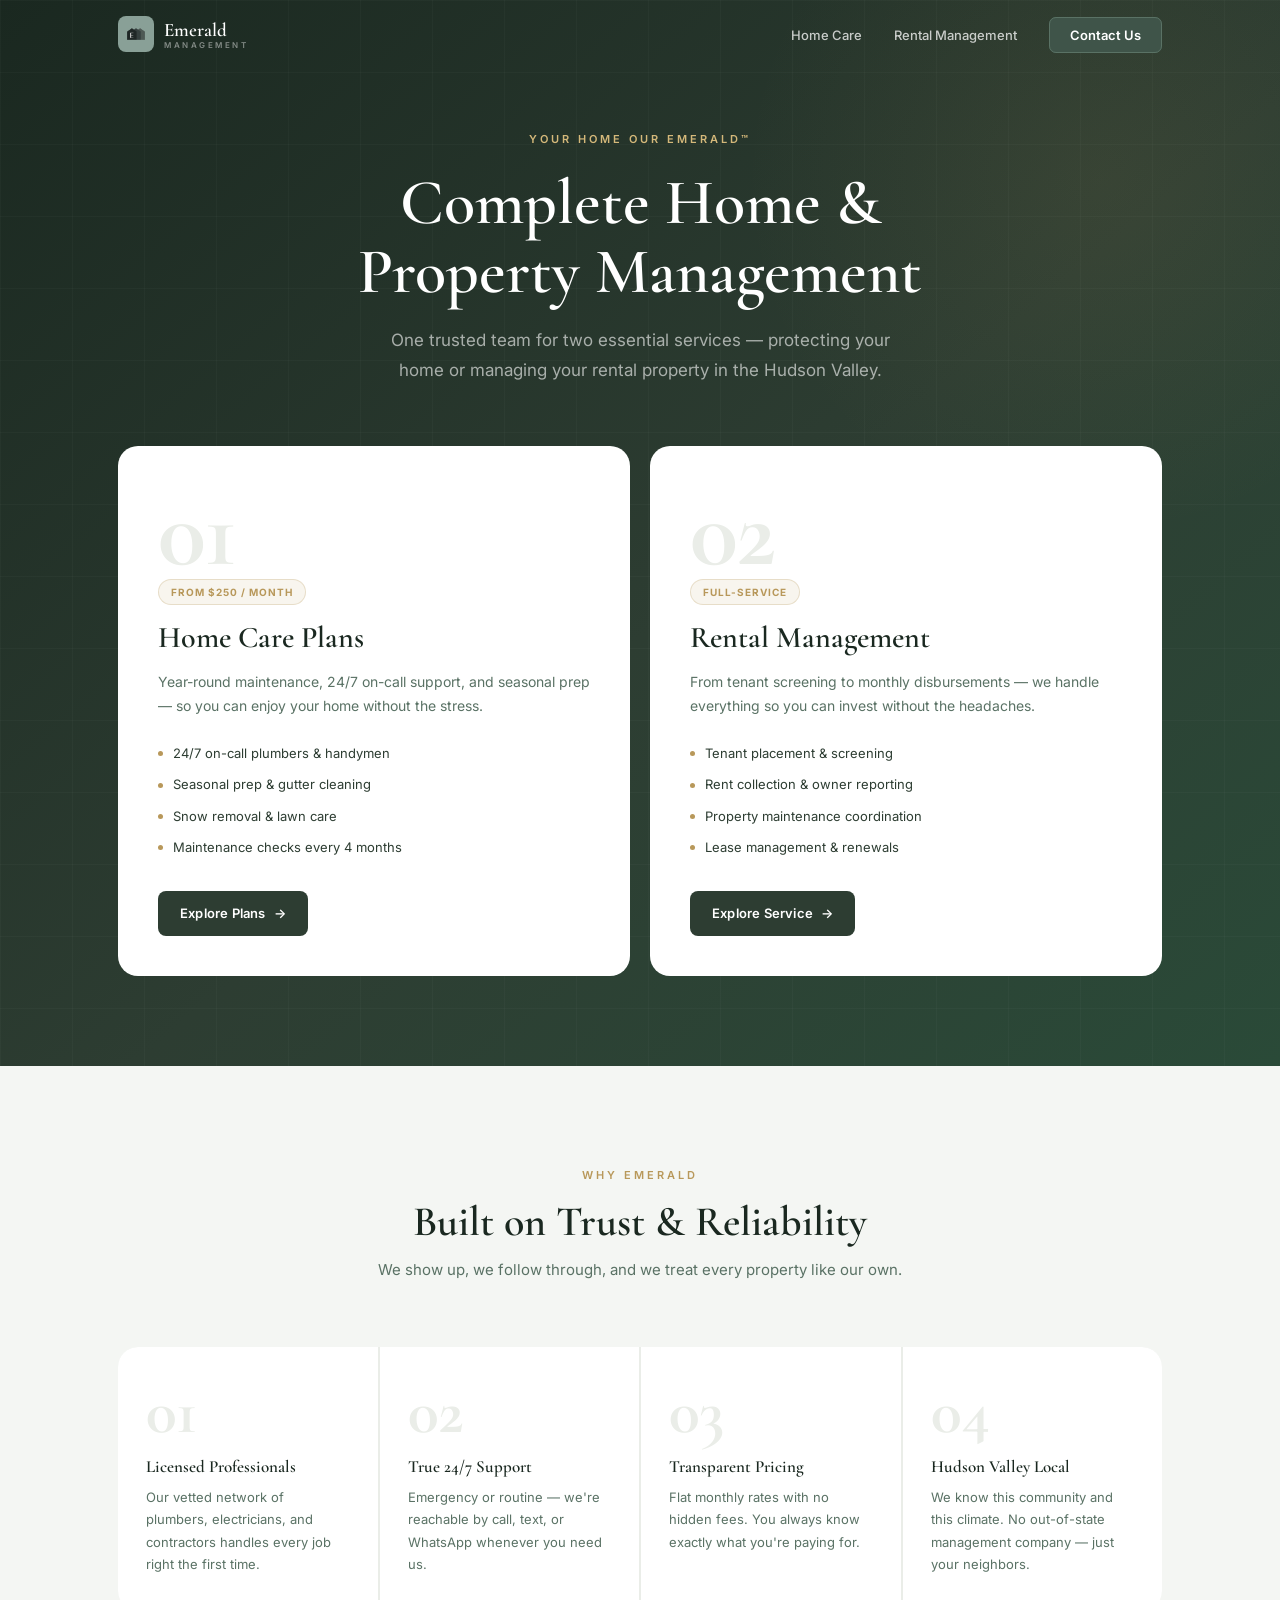
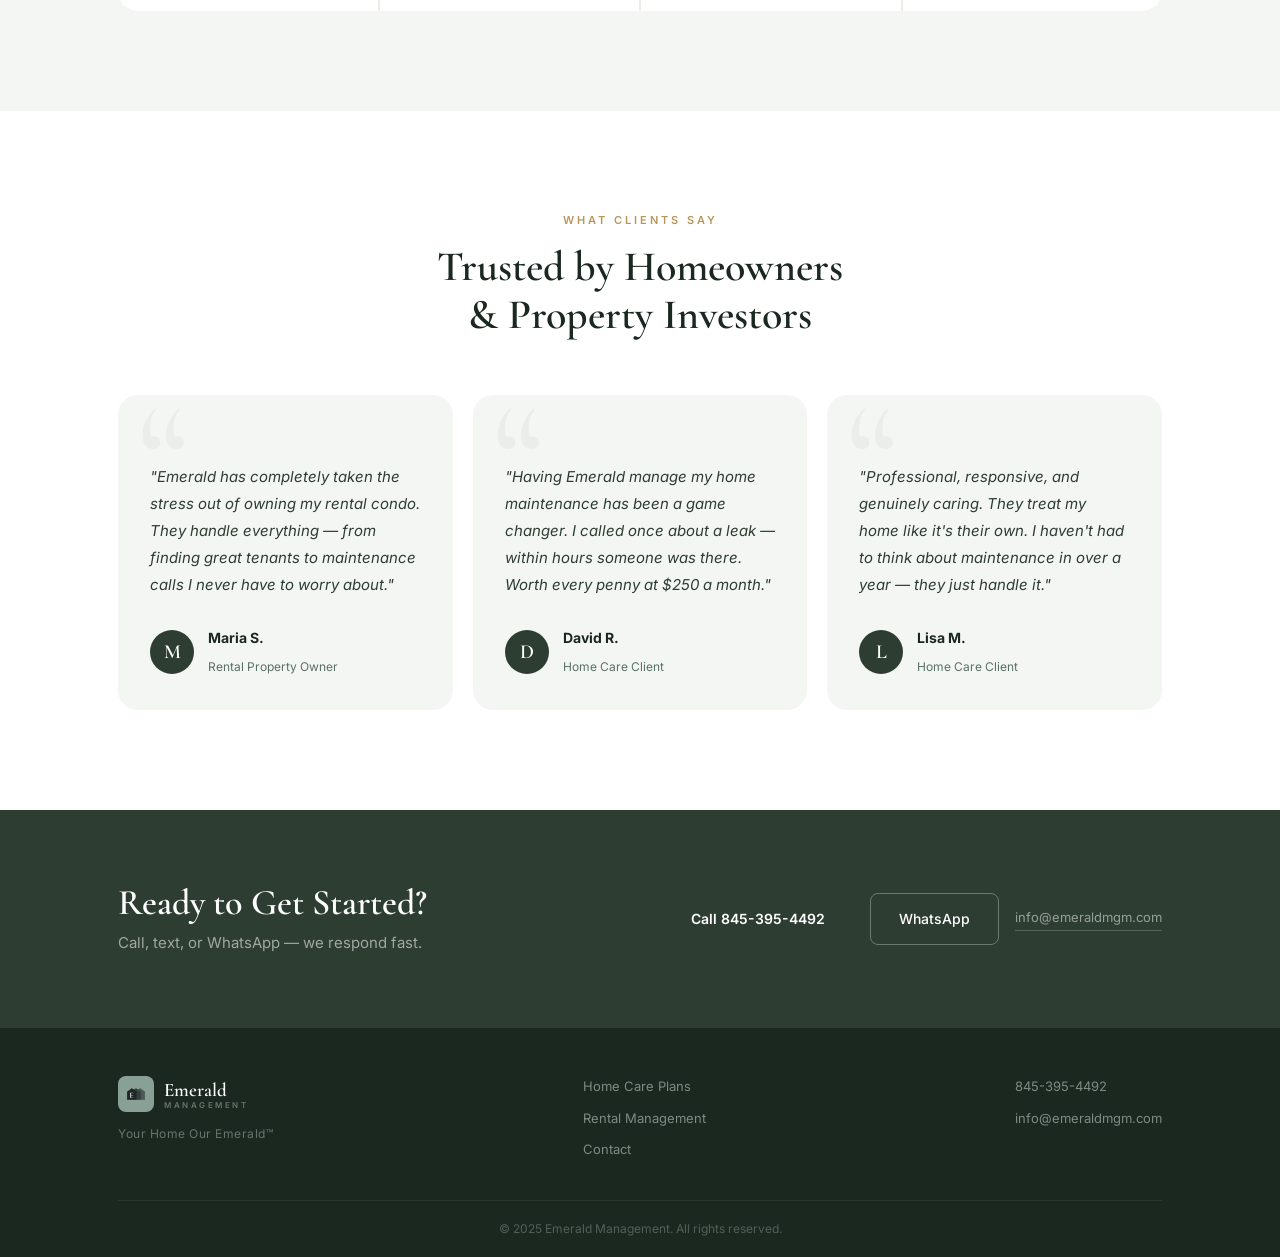
<file: index.html>
<!DOCTYPE html>
<html lang="en">
<head>
  <meta charset="UTF-8" />
  <meta name="viewport" content="width=device-width, initial-scale=1.0" />
  <title>Emerald Management | Home Care & Property Management</title>
  <link rel="stylesheet" href="styles.css" />
  <link rel="preconnect" href="https://fonts.googleapis.com" />
  <link rel="preconnect" href="https://fonts.gstatic.com" crossorigin />
  <link href="https://fonts.googleapis.com/css2?family=Cormorant+Garamond:ital,wght@0,400;0,500;0,600;1,400;1,600&family=Inter:wght@300;400;500;600&display=swap" rel="stylesheet" />
</head>
<body>

  <!-- NAV -->
  <nav class="nav" id="nav">
    <div class="nav-inner">
      <a href="index.html" class="nav-brand">
        <img src="logo.png" alt="Emerald Management" class="nav-logo-img" />
        <div class="nav-brand-text">
          <span class="nav-brand-name">Emerald</span>
          <span class="nav-brand-sub">MANAGEMENT</span>
        </div>
      </a>
      <ul class="nav-menu" id="navMenu">
        <li><a href="home-care.html">Home Care</a></li>
        <li><a href="rentals.html">Rental Management</a></li>
        <li><a href="#contact" class="nav-btn">Contact Us</a></li>
      </ul>
      <button class="nav-hamburger" id="navHamburger" aria-label="Menu">
        <span></span><span></span><span></span>
      </button>
    </div>
  </nav>

  <!-- HERO -->
  <section class="gw-hero">
    <div class="gw-hero-inner">
      <div class="gw-hero-text">
        <span class="gw-eyebrow">Your Home Our Emerald™</span>
        <h1 class="gw-h1">Complete Home &amp;<br />Property Management</h1>
        <p class="gw-sub">One trusted team for two essential services — protecting your home or managing your rental property in the Hudson Valley.</p>
      </div>
      <div class="gw-paths">
        <a href="home-care.html" class="gw-path-card">
          <div class="gw-path-num">01</div>
          <div class="gw-path-badge">From $250 / month</div>
          <h2>Home Care Plans</h2>
          <p>Year-round maintenance, 24/7 on-call support, and seasonal prep — so you can enjoy your home without the stress.</p>
          <ul class="gw-path-list">
            <li>24/7 on-call plumbers &amp; handymen</li>
            <li>Seasonal prep &amp; gutter cleaning</li>
            <li>Snow removal &amp; lawn care</li>
            <li>Maintenance checks every 4 months</li>
          </ul>
          <div class="gw-path-cta">Explore Plans <span>→</span></div>
        </a>
        <a href="rentals.html" class="gw-path-card">
          <div class="gw-path-num">02</div>
          <div class="gw-path-badge">Full-Service</div>
          <h2>Rental Management</h2>
          <p>From tenant screening to monthly disbursements — we handle everything so you can invest without the headaches.</p>
          <ul class="gw-path-list">
            <li>Tenant placement &amp; screening</li>
            <li>Rent collection &amp; owner reporting</li>
            <li>Property maintenance coordination</li>
            <li>Lease management &amp; renewals</li>
          </ul>
          <div class="gw-path-cta">Explore Service <span>→</span></div>
        </a>
      </div>
    </div>
  </section>

  <!-- WHY EMERALD -->
  <section class="gw-why">
    <div class="wrap">
      <div class="gw-why-header">
        <span class="eyebrow">Why Emerald</span>
        <h2>Built on Trust &amp; Reliability</h2>
        <p>We show up, we follow through, and we treat every property like our own.</p>
      </div>
      <div class="gw-pillars">
        <div class="gw-pillar">
          <div class="gw-pillar-num">01</div>
          <h3>Licensed Professionals</h3>
          <p>Our vetted network of plumbers, electricians, and contractors handles every job right the first time.</p>
        </div>
        <div class="gw-pillar">
          <div class="gw-pillar-num">02</div>
          <h3>True 24/7 Support</h3>
          <p>Emergency or routine — we're reachable by call, text, or WhatsApp whenever you need us.</p>
        </div>
        <div class="gw-pillar">
          <div class="gw-pillar-num">03</div>
          <h3>Transparent Pricing</h3>
          <p>Flat monthly rates with no hidden fees. You always know exactly what you're paying for.</p>
        </div>
        <div class="gw-pillar">
          <div class="gw-pillar-num">04</div>
          <h3>Hudson Valley Local</h3>
          <p>We know this community and this climate. No out-of-state management company — just your neighbors.</p>
        </div>
      </div>
    </div>
  </section>

  <!-- TESTIMONIALS -->
  <section class="gw-testimonials">
    <div class="wrap">
      <div class="gw-testi-header">
        <span class="eyebrow">What Clients Say</span>
        <h2>Trusted by Homeowners<br />&amp; Property Investors</h2>
      </div>
      <div class="gw-testi-grid">
        <div class="gw-testi-card">
          <p>"Emerald has completely taken the stress out of owning my rental condo. They handle everything — from finding great tenants to maintenance calls I never have to worry about."</p>
          <div class="gw-testi-author">
            <div class="gw-testi-avatar">M</div>
            <div>
              <strong>Maria S.</strong>
              <span>Rental Property Owner</span>
            </div>
          </div>
        </div>
        <div class="gw-testi-card">
          <p>"Having Emerald manage my home maintenance has been a game changer. I called once about a leak — within hours someone was there. Worth every penny at $250 a month."</p>
          <div class="gw-testi-author">
            <div class="gw-testi-avatar">D</div>
            <div>
              <strong>David R.</strong>
              <span>Home Care Client</span>
            </div>
          </div>
        </div>
        <div class="gw-testi-card">
          <p>"Professional, responsive, and genuinely caring. They treat my home like it's their own. I haven't had to think about maintenance in over a year — they just handle it."</p>
          <div class="gw-testi-author">
            <div class="gw-testi-avatar">L</div>
            <div>
              <strong>Lisa M.</strong>
              <span>Home Care Client</span>
            </div>
          </div>
        </div>
      </div>
    </div>
  </section>

  <!-- CONTACT BAR -->
  <section class="gw-contact-bar" id="contact">
    <div class="wrap">
      <div class="gw-cbar-inner">
        <div class="gw-cbar-text">
          <h2>Ready to Get Started?</h2>
          <p>Call, text, or WhatsApp — we respond fast.</p>
        </div>
        <div class="gw-cbar-actions">
          <a href="tel:8453954492" class="btn-dark">Call 845-395-4492</a>
          <a href="https://wa.me/18453954492" class="btn-ghost">WhatsApp</a>
          <a href="mailto:info@emeraldmgm.com" class="gw-email-link">info@emeraldmgm.com</a>
        </div>
      </div>
    </div>
  </section>

  <!-- FOOTER -->
  <footer class="footer">
    <div class="wrap">
      <div class="footer-top">
        <div class="footer-brand">
          <a href="index.html" class="nav-brand">
            <img src="logo.png" alt="Emerald Management" class="nav-logo-img" />
            <div class="nav-brand-text">
              <span class="nav-brand-name">Emerald</span>
              <span class="nav-brand-sub">MANAGEMENT</span>
            </div>
          </a>
          <p>Your Home Our Emerald™</p>
        </div>
        <div class="footer-links">
          <a href="home-care.html">Home Care Plans</a>
          <a href="rentals.html">Rental Management</a>
          <a href="#contact">Contact</a>
        </div>
        <div class="footer-contact">
          <a href="tel:8453954492">845-395-4492</a>
          <a href="mailto:info@emeraldmgm.com">info@emeraldmgm.com</a>
        </div>
      </div>
      <div class="footer-bottom">
        <p>© 2025 Emerald Management. All rights reserved.</p>
      </div>
    </div>
  </footer>

  <script src="index.js"></script>
</body>
</html>
</file>
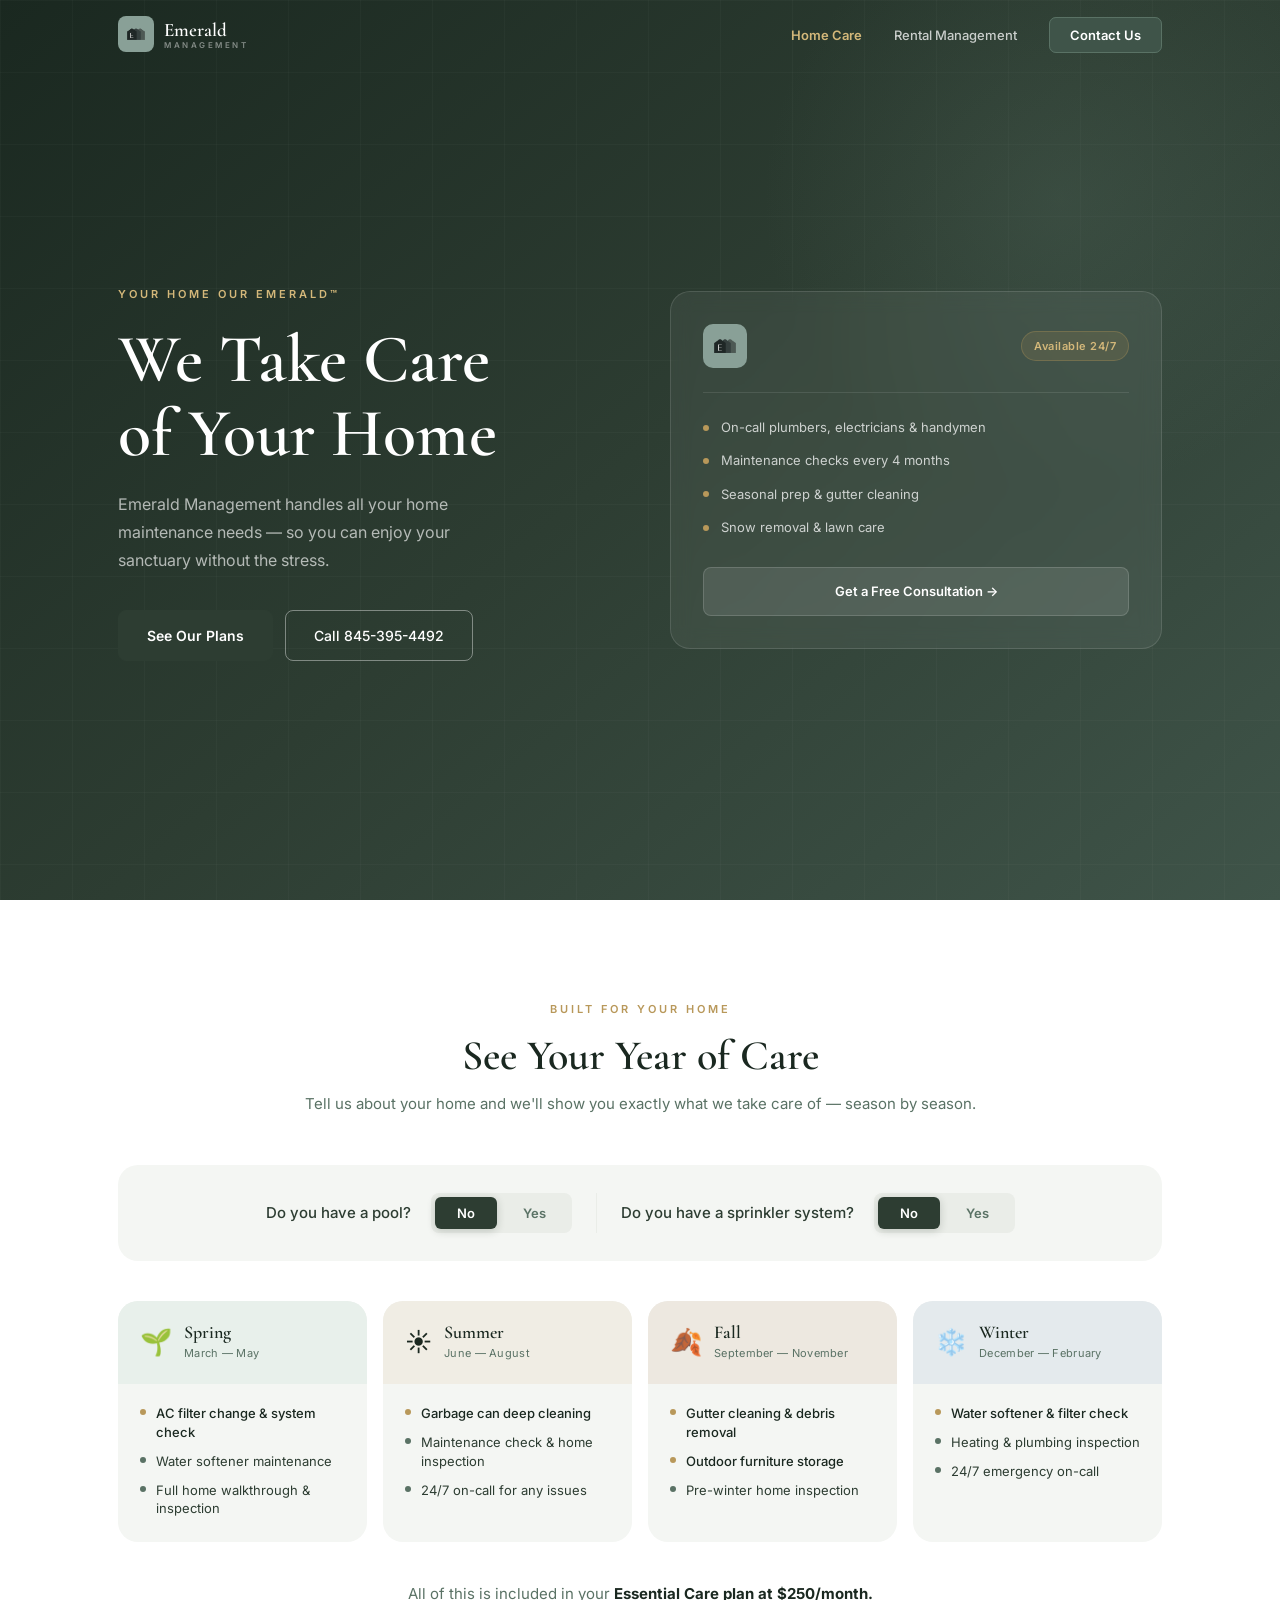
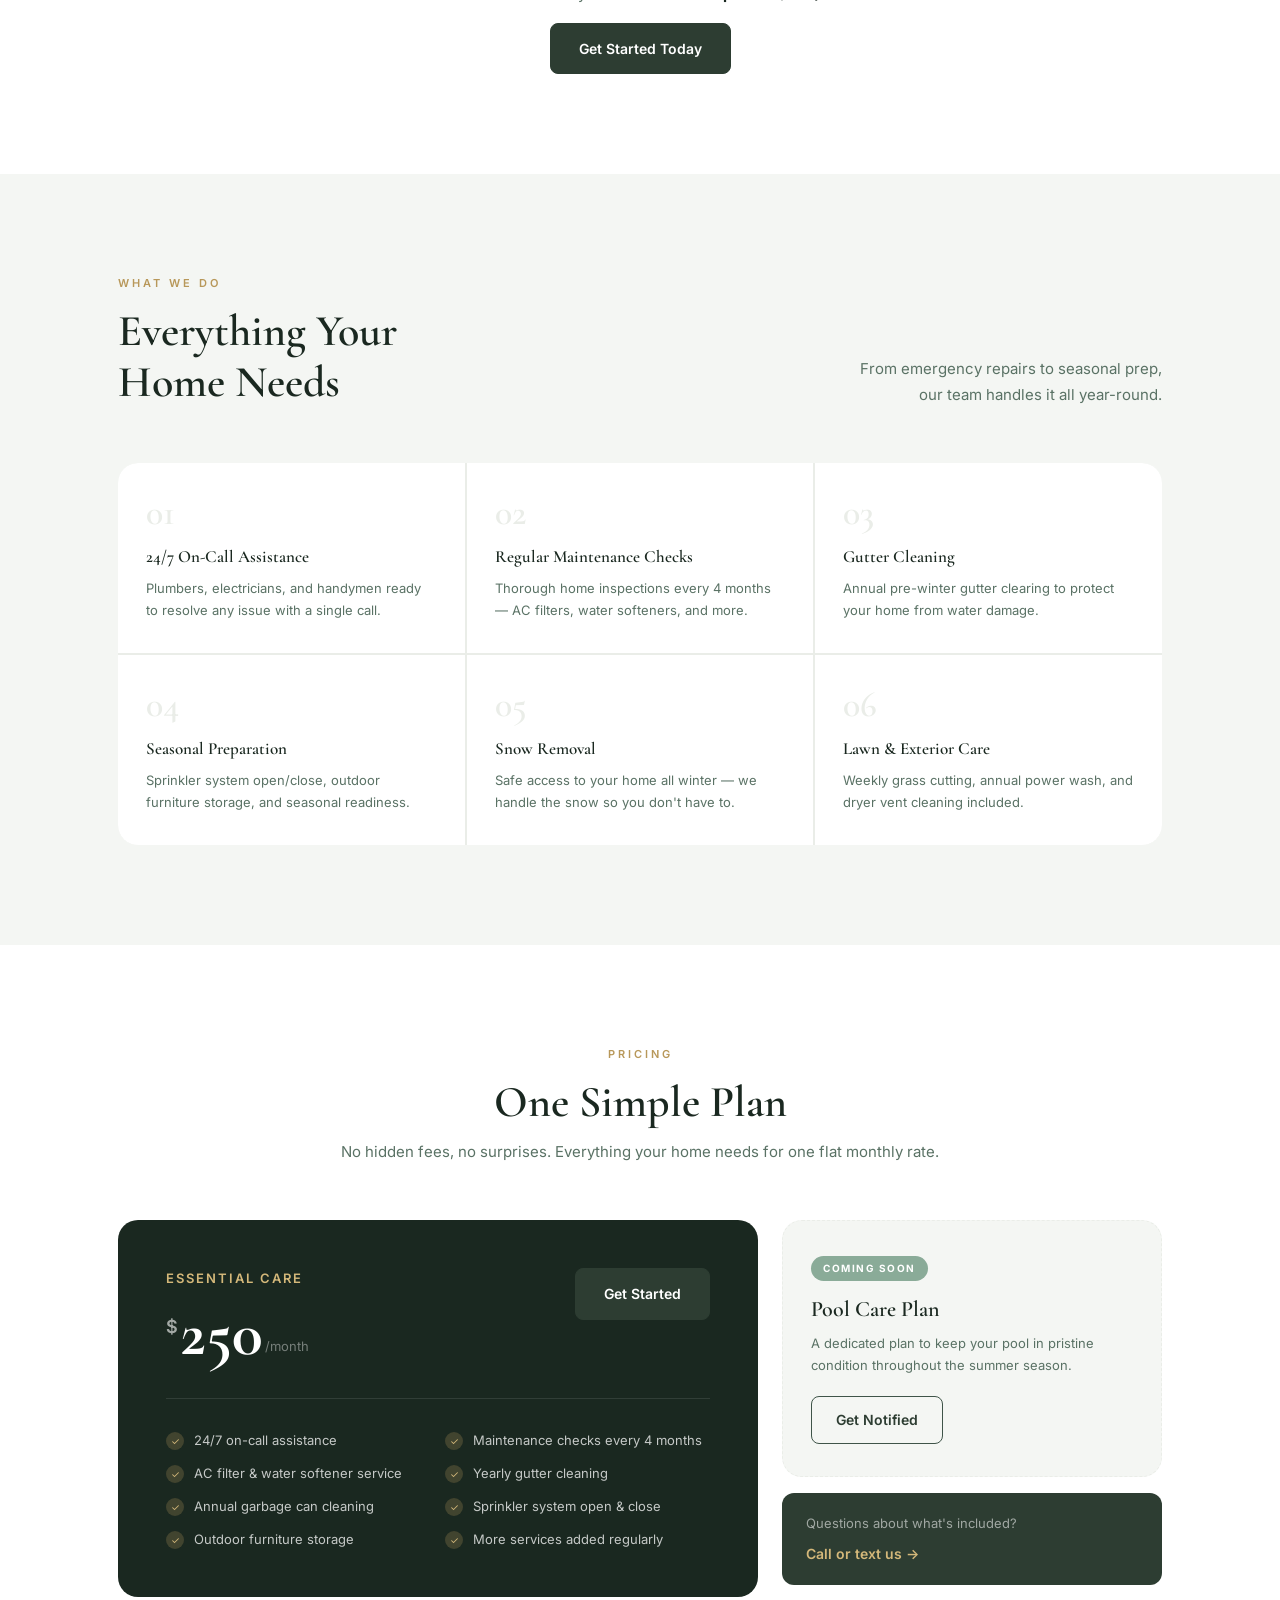
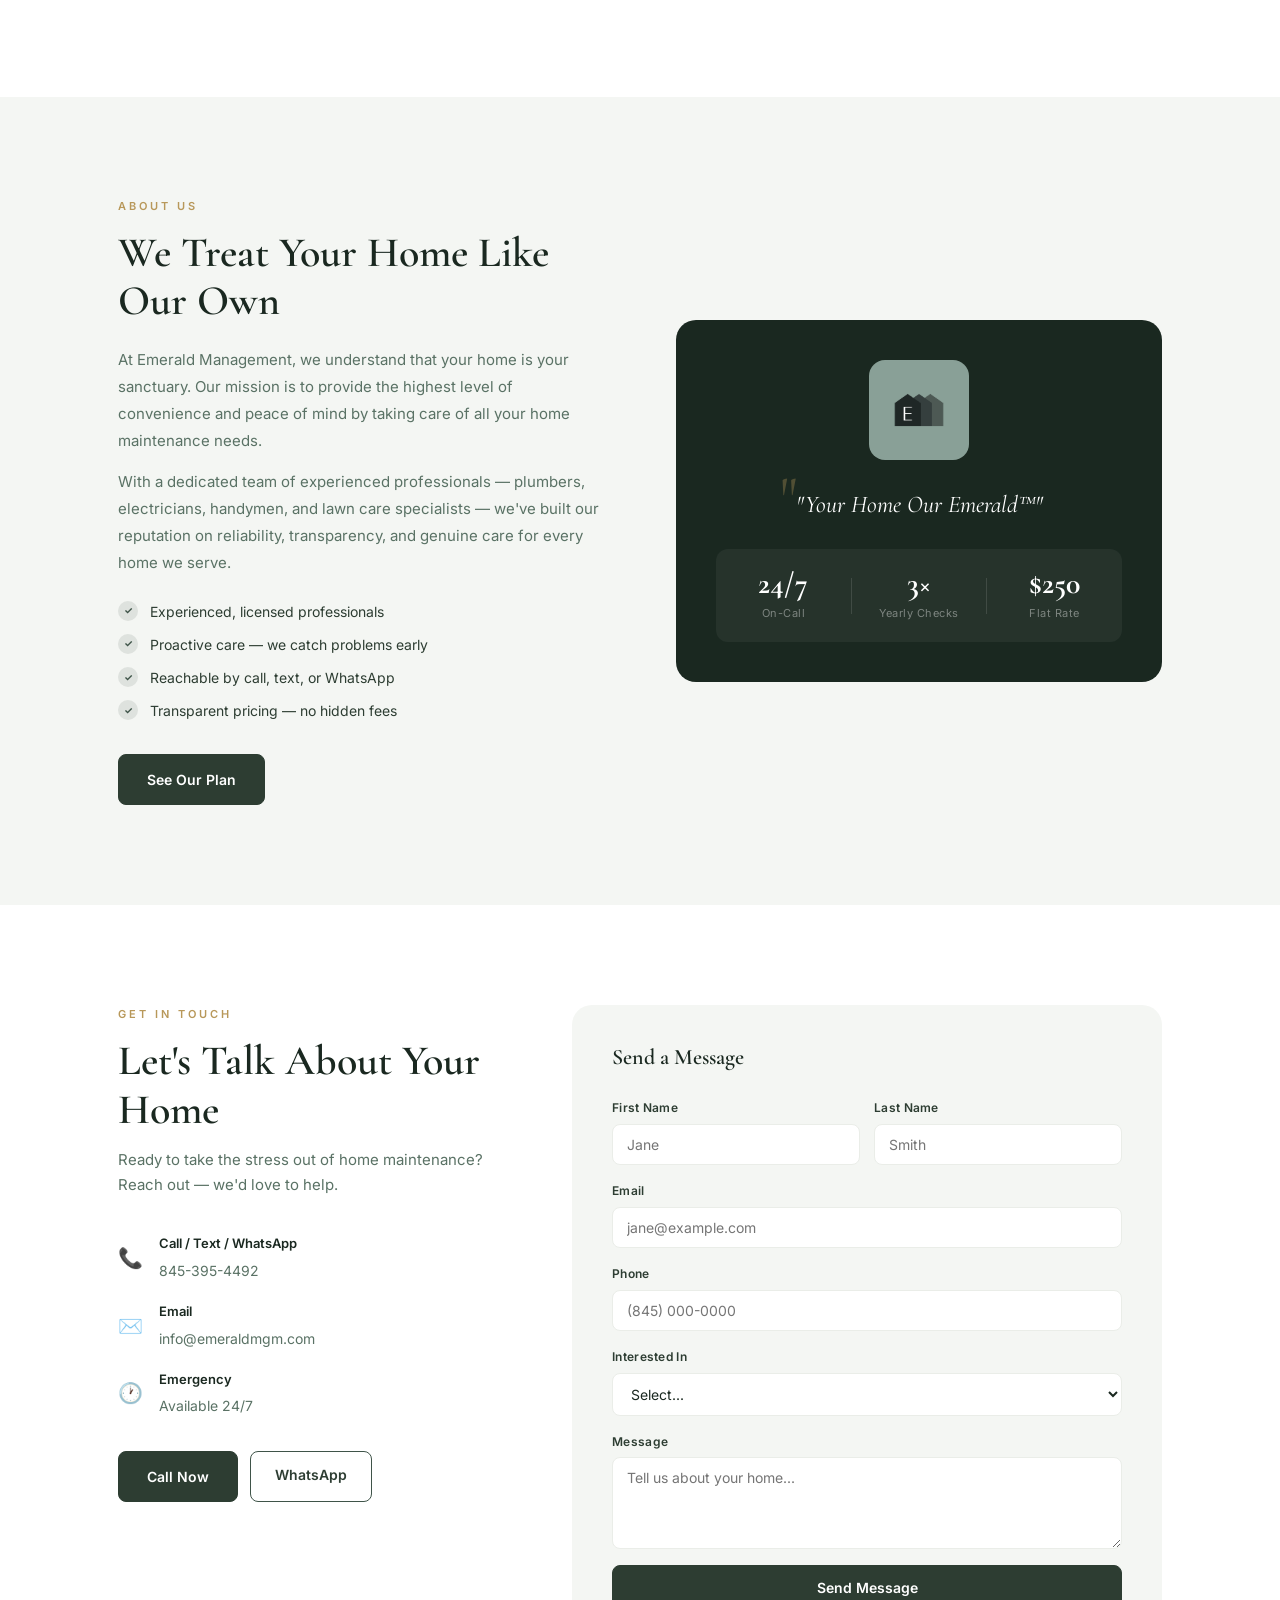
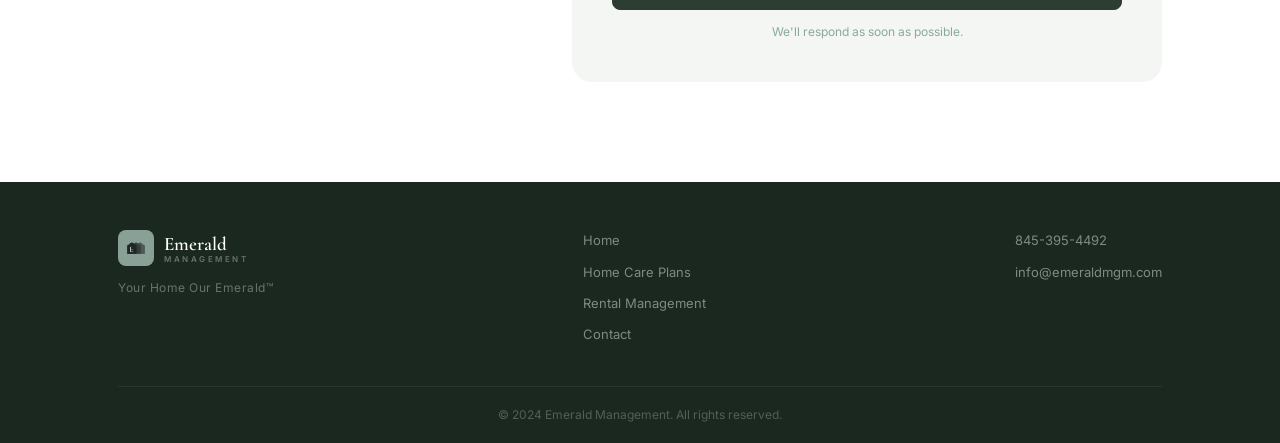
<file: home-care.html>
<!DOCTYPE html>
<html lang="en">
<head>
  <meta charset="UTF-8" />
  <meta name="viewport" content="width=device-width, initial-scale=1.0" />
  <title>Home Care Plans | Emerald Management</title>
  <link rel="stylesheet" href="styles.css" />
  <link rel="preconnect" href="https://fonts.googleapis.com" />
  <link rel="preconnect" href="https://fonts.gstatic.com" crossorigin />
  <link href="https://fonts.googleapis.com/css2?family=Cormorant+Garamond:ital,wght@0,400;0,500;0,600;1,400;1,600&family=Inter:wght@300;400;500;600&display=swap" rel="stylesheet" />
</head>
<body>

  <!-- NAV -->
  <nav class="nav" id="nav">
    <div class="nav-inner">
      <a href="index.html" class="nav-brand">
        <img src="logo.png" alt="Emerald Management" class="nav-logo-img" />
        <div class="nav-brand-text">
          <span class="nav-brand-name">Emerald</span>
          <span class="nav-brand-sub">MANAGEMENT</span>
        </div>
      </a>
      <ul class="nav-menu" id="navMenu">
        <li><a href="home-care.html" class="nav-active">Home Care</a></li>
        <li><a href="rentals.html">Rental Management</a></li>
        <li><a href="#contact" class="nav-btn">Contact Us</a></li>
      </ul>
      <button class="nav-hamburger" id="navHamburger" aria-label="Menu">
        <span></span><span></span><span></span>
      </button>
    </div>
  </nav>

  <!-- HERO -->
  <section class="hero" id="home">
    <div class="hero-inner">
      <div class="hero-left">
        <span class="hero-label">Your Home Our Emerald™</span>
        <h1>We Take Care<br />of Your Home</h1>
        <p>Emerald Management handles all your home maintenance needs — so you can enjoy your sanctuary without the stress.</p>
        <div class="hero-actions">
          <a href="#plans" class="btn-dark">See Our Plans</a>
          <a href="tel:8453954492" class="btn-ghost">Call 845-395-4492</a>
        </div>
      </div>
      <div class="hero-right">
        <div class="hero-feature-card">
          <div class="hfc-top">
            <img src="logo.png" alt="Emerald" class="hfc-logo" />
            <div class="hfc-badge">Available 24/7</div>
          </div>
          <div class="hfc-divider"></div>
          <div class="hfc-items">
            <div class="hfc-item">
              <span class="hfc-dot"></span>
              <span>On-call plumbers, electricians & handymen</span>
            </div>
            <div class="hfc-item">
              <span class="hfc-dot"></span>
              <span>Maintenance checks every 4 months</span>
            </div>
            <div class="hfc-item">
              <span class="hfc-dot"></span>
              <span>Seasonal prep &amp; gutter cleaning</span>
            </div>
            <div class="hfc-item">
              <span class="hfc-dot"></span>
              <span>Snow removal &amp; lawn care</span>
            </div>
          </div>
          <a href="#contact" class="hfc-cta">Get a Free Consultation →</a>
        </div>
      </div>
    </div>
  </section>

  <!-- YOUR YEAR PLAN TOOL -->
  <section class="year-plan" id="year-plan">
    <div class="wrap">
      <div class="yp-header">
        <span class="eyebrow">Built For Your Home</span>
        <h2>See Your Year of Care</h2>
        <p>Tell us about your home and we'll show you exactly what we take care of — season by season.</p>
      </div>

      <div class="yp-toggles">
        <div class="yp-toggle-group">
          <span class="yp-toggle-label">Do you have a pool?</span>
          <div class="yp-toggle-btns">
            <button class="yp-btn active" data-q="pool" data-v="no">No</button>
            <button class="yp-btn" data-q="pool" data-v="yes">Yes</button>
          </div>
        </div>
        <div class="yp-divider"></div>
        <div class="yp-toggle-group">
          <span class="yp-toggle-label">Do you have a sprinkler system?</span>
          <div class="yp-toggle-btns">
            <button class="yp-btn active" data-q="sprinkler" data-v="no">No</button>
            <button class="yp-btn" data-q="sprinkler" data-v="yes">Yes</button>
          </div>
        </div>
      </div>

      <div class="yp-cards">
        <div class="yp-card" id="card-spring">
          <div class="yp-card-top spring">
            <span class="yp-season-icon">🌱</span>
            <div>
              <p class="yp-season-name">Spring</p>
              <p class="yp-season-months">March — May</p>
            </div>
          </div>
          <ul class="yp-items" id="items-spring"></ul>
        </div>
        <div class="yp-card" id="card-summer">
          <div class="yp-card-top summer">
            <span class="yp-season-icon">☀️</span>
            <div>
              <p class="yp-season-name">Summer</p>
              <p class="yp-season-months">June — August</p>
            </div>
          </div>
          <ul class="yp-items" id="items-summer"></ul>
        </div>
        <div class="yp-card" id="card-fall">
          <div class="yp-card-top fall">
            <span class="yp-season-icon">🍂</span>
            <div>
              <p class="yp-season-name">Fall</p>
              <p class="yp-season-months">September — November</p>
            </div>
          </div>
          <ul class="yp-items" id="items-fall"></ul>
        </div>
        <div class="yp-card" id="card-winter">
          <div class="yp-card-top winter">
            <span class="yp-season-icon">❄️</span>
            <div>
              <p class="yp-season-name">Winter</p>
              <p class="yp-season-months">December — February</p>
            </div>
          </div>
          <ul class="yp-items" id="items-winter"></ul>
        </div>
      </div>

      <div class="yp-footer">
        <p>All of this is included in your <strong>Essential Care plan at $250/month.</strong></p>
        <a href="#contact" class="btn-dark">Get Started Today</a>
      </div>
    </div>
  </section>

  <!-- SERVICES -->
  <section class="services" id="services">
    <div class="wrap">
      <div class="section-top">
        <div>
          <span class="eyebrow">What We Do</span>
          <h2>Everything Your<br />Home Needs</h2>
        </div>
        <p class="section-desc">From emergency repairs to seasonal prep, our team handles it all year-round.</p>
      </div>
      <div class="services-grid">
        <div class="svc-card">
          <div class="svc-num">01</div>
          <h3>24/7 On-Call Assistance</h3>
          <p>Plumbers, electricians, and handymen ready to resolve any issue with a single call.</p>
        </div>
        <div class="svc-card">
          <div class="svc-num">02</div>
          <h3>Regular Maintenance Checks</h3>
          <p>Thorough home inspections every 4 months — AC filters, water softeners, and more.</p>
        </div>
        <div class="svc-card">
          <div class="svc-num">03</div>
          <h3>Gutter Cleaning</h3>
          <p>Annual pre-winter gutter clearing to protect your home from water damage.</p>
        </div>
        <div class="svc-card">
          <div class="svc-num">04</div>
          <h3>Seasonal Preparation</h3>
          <p>Sprinkler system open/close, outdoor furniture storage, and seasonal readiness.</p>
        </div>
        <div class="svc-card">
          <div class="svc-num">05</div>
          <h3>Snow Removal</h3>
          <p>Safe access to your home all winter — we handle the snow so you don't have to.</p>
        </div>
        <div class="svc-card">
          <div class="svc-num">06</div>
          <h3>Lawn & Exterior Care</h3>
          <p>Weekly grass cutting, annual power wash, and dryer vent cleaning included.</p>
        </div>
      </div>
    </div>
  </section>

  <!-- PLANS -->
  <section class="plans" id="plans">
    <div class="wrap">
      <div class="plans-header">
        <span class="eyebrow">Pricing</span>
        <h2>One Simple Plan</h2>
        <p>No hidden fees, no surprises. Everything your home needs for one flat monthly rate.</p>
      </div>
      <div class="plans-row">

        <div class="plan-main">
          <div class="plan-top">
            <div>
              <p class="plan-name">Essential Care</p>
              <div class="plan-price-row">
                <span class="plan-dollar">$</span>
                <span class="plan-amount">250</span>
                <span class="plan-mo">/month</span>
              </div>
            </div>
            <a href="#contact" class="btn-dark">Get Started</a>
          </div>
          <div class="plan-divider"></div>
          <div class="plan-features-grid">
            <div class="pf-item"><span class="pf-check">✓</span><span>24/7 on-call assistance</span></div>
            <div class="pf-item"><span class="pf-check">✓</span><span>Maintenance checks every 4 months</span></div>
            <div class="pf-item"><span class="pf-check">✓</span><span>AC filter &amp; water softener service</span></div>
            <div class="pf-item"><span class="pf-check">✓</span><span>Yearly gutter cleaning</span></div>
            <div class="pf-item"><span class="pf-check">✓</span><span>Annual garbage can cleaning</span></div>
            <div class="pf-item"><span class="pf-check">✓</span><span>Sprinkler system open &amp; close</span></div>
            <div class="pf-item"><span class="pf-check">✓</span><span>Outdoor furniture storage</span></div>
            <div class="pf-item"><span class="pf-check">✓</span><span>More services added regularly</span></div>
          </div>
        </div>

        <div class="plan-side">
          <div class="plan-coming-card">
            <span class="coming-badge">Coming Soon</span>
            <h3>Pool Care Plan</h3>
            <p>A dedicated plan to keep your pool in pristine condition throughout the summer season.</p>
            <a href="#contact" class="btn-outline-dark">Get Notified</a>
          </div>
          <div class="plan-contact-card">
            <p>Questions about what's included?</p>
            <a href="tel:8453954492">Call or text us →</a>
          </div>
        </div>

      </div>
    </div>
  </section>

  <!-- ABOUT -->
  <section class="about" id="about">
    <div class="wrap">
      <div class="about-grid">
        <div class="about-left">
          <span class="eyebrow">About Us</span>
          <h2>We Treat Your Home Like Our Own</h2>
          <p>At Emerald Management, we understand that your home is your sanctuary. Our mission is to provide the highest level of convenience and peace of mind by taking care of all your home maintenance needs.</p>
          <p>With a dedicated team of experienced professionals — plumbers, electricians, handymen, and lawn care specialists — we've built our reputation on reliability, transparency, and genuine care for every home we serve.</p>
          <ul class="about-checks">
            <li><span>✓</span> Experienced, licensed professionals</li>
            <li><span>✓</span> Proactive care — we catch problems early</li>
            <li><span>✓</span> Reachable by call, text, or WhatsApp</li>
            <li><span>✓</span> Transparent pricing — no hidden fees</li>
          </ul>
          <a href="#plans" class="btn-dark">See Our Plan</a>
        </div>
        <div class="about-right">
          <div class="about-card">
            <img src="logo.png" alt="Emerald Management" class="about-card-logo" />
            <blockquote>"Your Home Our Emerald™"</blockquote>
            <div class="about-stats-row">
              <div class="a-stat">
                <strong>24/7</strong>
                <span>On-Call</span>
              </div>
              <div class="a-stat-line"></div>
              <div class="a-stat">
                <strong>3×</strong>
                <span>Yearly Checks</span>
              </div>
              <div class="a-stat-line"></div>
              <div class="a-stat">
                <strong>$250</strong>
                <span>Flat Rate</span>
              </div>
            </div>
          </div>
        </div>
      </div>
    </div>
  </section>

  <!-- CONTACT -->
  <section class="contact" id="contact">
    <div class="wrap">
      <div class="contact-grid">
        <div class="contact-left">
          <span class="eyebrow">Get In Touch</span>
          <h2>Let's Talk About Your Home</h2>
          <p>Ready to take the stress out of home maintenance? Reach out — we'd love to help.</p>
          <div class="contact-ways">
            <a href="tel:8453954492" class="cway">
              <div class="cway-icon">📞</div>
              <div>
                <strong>Call / Text / WhatsApp</strong>
                <span>845-395-4492</span>
              </div>
            </a>
            <a href="mailto:info@emeraldmgm.com" class="cway">
              <div class="cway-icon">✉️</div>
              <div>
                <strong>Email</strong>
                <span>info@emeraldmgm.com</span>
              </div>
            </a>
            <div class="cway">
              <div class="cway-icon">🕐</div>
              <div>
                <strong>Emergency</strong>
                <span>Available 24/7</span>
              </div>
            </div>
          </div>
          <div class="contact-btns">
            <a href="tel:8453954492" class="btn-dark">Call Now</a>
            <a href="https://wa.me/18453954492" class="btn-outline-dark">WhatsApp</a>
          </div>
        </div>
        <div class="contact-right">
          <form id="contactForm" class="cform">
            <h3>Send a Message</h3>
            <div class="cform-row">
              <div class="cform-field">
                <label>First Name</label>
                <input type="text" name="firstName" placeholder="Jane" required />
              </div>
              <div class="cform-field">
                <label>Last Name</label>
                <input type="text" name="lastName" placeholder="Smith" required />
              </div>
            </div>
            <div class="cform-field">
              <label>Email</label>
              <input type="email" name="email" placeholder="jane@example.com" required />
            </div>
            <div class="cform-field">
              <label>Phone</label>
              <input type="tel" name="phone" placeholder="(845) 000-0000" />
            </div>
            <div class="cform-field">
              <label>Interested In</label>
              <select name="plan">
                <option value="">Select...</option>
                <option value="essential">Essential Care — $250/month</option>
                <option value="pool">Pool Plan (Coming Soon)</option>
                <option value="question">General Question</option>
              </select>
            </div>
            <div class="cform-field">
              <label>Message</label>
              <textarea name="message" rows="4" placeholder="Tell us about your home..."></textarea>
            </div>
            <button type="submit" class="btn-dark btn-full">Send Message</button>
            <p class="cform-note">We'll respond as soon as possible.</p>
          </form>
          <div id="formSuccess" class="cform-success" style="display:none">
            <div class="success-check">✓</div>
            <h3>Message Sent!</h3>
            <p>We'll be in touch very soon.</p>
          </div>
        </div>
      </div>
    </div>
  </section>

  <!-- FOOTER -->
  <footer class="footer">
    <div class="wrap">
      <div class="footer-top">
        <div class="footer-brand">
          <a href="index.html" class="nav-brand">
            <img src="logo.png" alt="Emerald Management" class="nav-logo-img" />
            <div class="nav-brand-text">
              <span class="nav-brand-name">Emerald</span>
              <span class="nav-brand-sub">MANAGEMENT</span>
            </div>
          </a>
          <p>Your Home Our Emerald™</p>
        </div>
        <div class="footer-links">
          <a href="index.html">Home</a>
          <a href="home-care.html">Home Care Plans</a>
          <a href="rentals.html">Rental Management</a>
          <a href="#contact">Contact</a>
        </div>
        <div class="footer-contact">
          <a href="tel:8453954492">845-395-4492</a>
          <a href="mailto:info@emeraldmgm.com">info@emeraldmgm.com</a>
        </div>
      </div>
      <div class="footer-bottom">
        <p>© 2024 Emerald Management. All rights reserved.</p>
      </div>
    </div>
  </footer>

  <script src="script.js"></script>
</body>
</html>
</file>
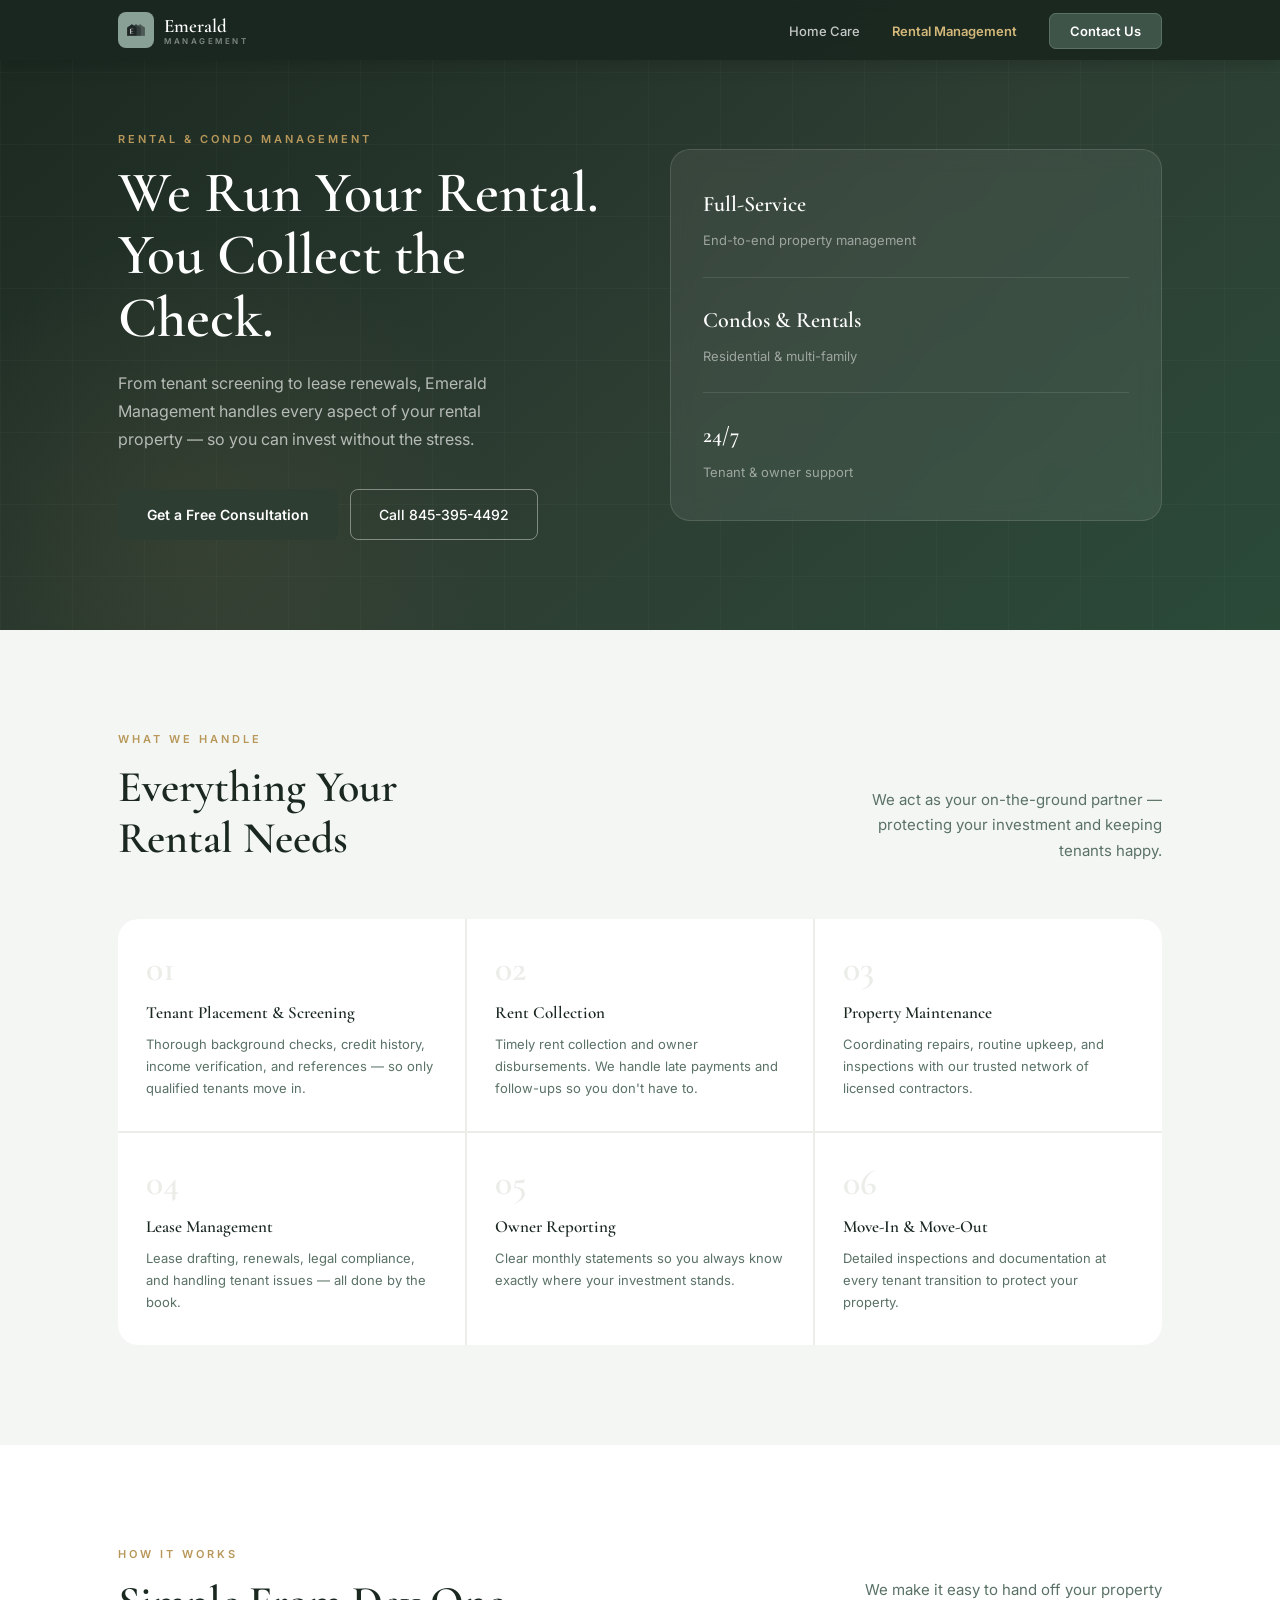
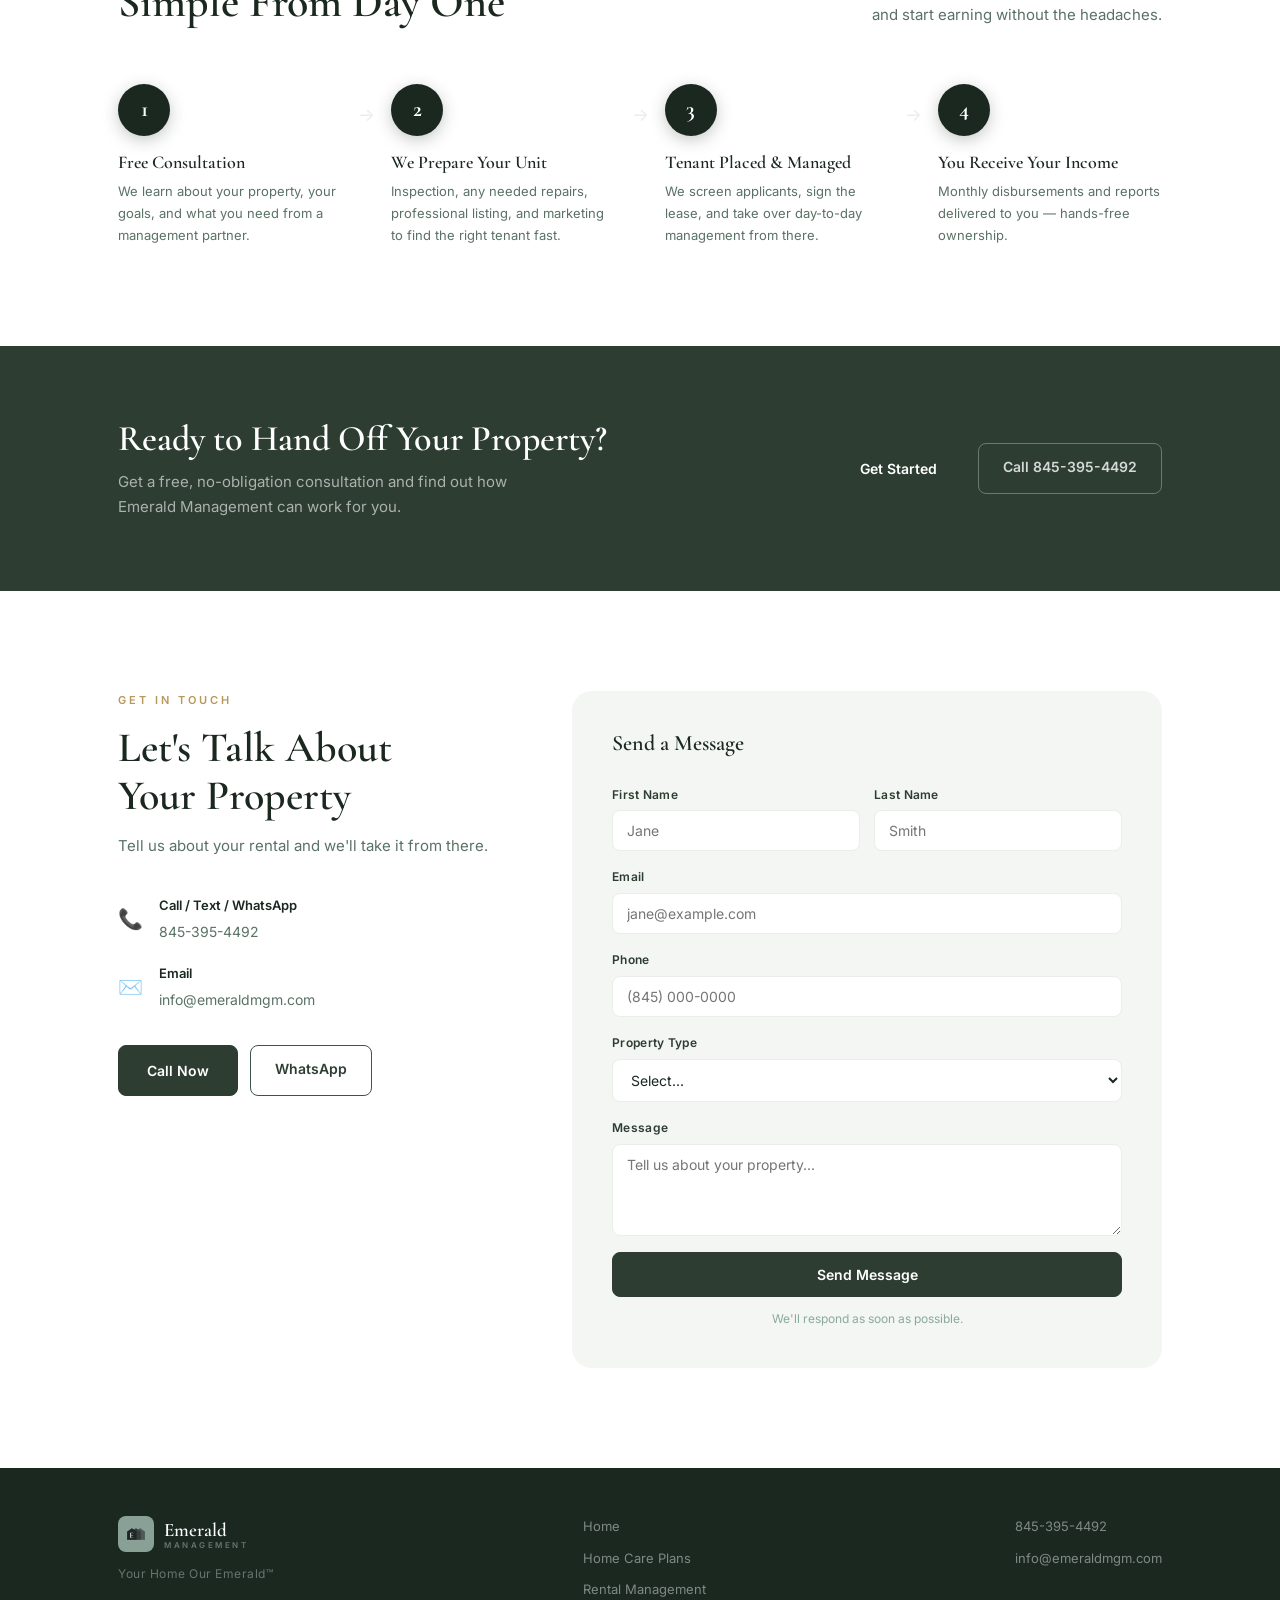
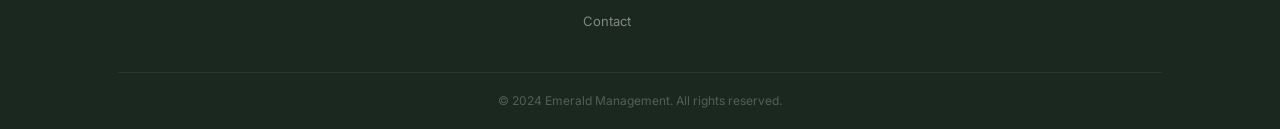
<file: rentals.html>
<!DOCTYPE html>
<html lang="en">
<head>
  <meta charset="UTF-8" />
  <meta name="viewport" content="width=device-width, initial-scale=1.0" />
  <title>Rental Management | Emerald Management</title>
  <link rel="stylesheet" href="styles.css" />
  <link rel="stylesheet" href="rentals.css" />
  <link rel="preconnect" href="https://fonts.googleapis.com" />
  <link rel="preconnect" href="https://fonts.gstatic.com" crossorigin />
  <link href="https://fonts.googleapis.com/css2?family=Cormorant+Garamond:ital,wght@0,400;0,500;0,600;1,400;1,600&family=Inter:wght@300;400;500;600&display=swap" rel="stylesheet" />
</head>
<body>

  <!-- NAV -->
  <nav class="nav scrolled" id="nav">
    <div class="nav-inner">
      <a href="index.html" class="nav-brand">
        <img src="logo.png" alt="Emerald Management" class="nav-logo-img" />
        <div class="nav-brand-text">
          <span class="nav-brand-name">Emerald</span>
          <span class="nav-brand-sub">MANAGEMENT</span>
        </div>
      </a>
      <ul class="nav-menu" id="navMenu">
        <li><a href="home-care.html">Home Care</a></li>
        <li><a href="rentals.html" class="nav-active">Rental Management</a></li>
        <li><a href="#contact" class="nav-btn">Contact Us</a></li>
      </ul>
      <button class="nav-hamburger" id="navHamburger" aria-label="Menu">
        <span></span><span></span><span></span>
      </button>
    </div>
  </nav>

  <!-- HERO -->
  <section class="r-hero">
    <div class="wrap">
      <div class="r-hero-inner">
        <div class="r-hero-left">
          <span class="eyebrow">Rental & Condo Management</span>
          <h1>We Run Your Rental.<br />You Collect the Check.</h1>
          <p>From tenant screening to lease renewals, Emerald Management handles every aspect of your rental property — so you can invest without the stress.</p>
          <div class="hero-actions">
            <a href="#contact" class="btn-dark">Get a Free Consultation</a>
            <a href="tel:8453954492" class="btn-ghost">Call 845-395-4492</a>
          </div>
        </div>
        <div class="r-hero-right">
          <div class="r-stat-card">
            <div class="r-stat">
              <strong>Full-Service</strong>
              <span>End-to-end property management</span>
            </div>
            <div class="r-stat-line"></div>
            <div class="r-stat">
              <strong>Condos & Rentals</strong>
              <span>Residential & multi-family</span>
            </div>
            <div class="r-stat-line"></div>
            <div class="r-stat">
              <strong>24/7</strong>
              <span>Tenant & owner support</span>
            </div>
          </div>
        </div>
      </div>
    </div>
  </section>

  <!-- SERVICES -->
  <section class="r-services">
    <div class="wrap">
      <div class="section-top">
        <div>
          <span class="eyebrow">What We Handle</span>
          <h2>Everything Your<br />Rental Needs</h2>
        </div>
        <p class="section-desc">We act as your on-the-ground partner — protecting your investment and keeping tenants happy.</p>
      </div>
      <div class="r-services-grid">
        <div class="r-svc-card">
          <div class="svc-num">01</div>
          <h3>Tenant Placement & Screening</h3>
          <p>Thorough background checks, credit history, income verification, and references — so only qualified tenants move in.</p>
        </div>
        <div class="r-svc-card">
          <div class="svc-num">02</div>
          <h3>Rent Collection</h3>
          <p>Timely rent collection and owner disbursements. We handle late payments and follow-ups so you don't have to.</p>
        </div>
        <div class="r-svc-card">
          <div class="svc-num">03</div>
          <h3>Property Maintenance</h3>
          <p>Coordinating repairs, routine upkeep, and inspections with our trusted network of licensed contractors.</p>
        </div>
        <div class="r-svc-card">
          <div class="svc-num">04</div>
          <h3>Lease Management</h3>
          <p>Lease drafting, renewals, legal compliance, and handling tenant issues — all done by the book.</p>
        </div>
        <div class="r-svc-card">
          <div class="svc-num">05</div>
          <h3>Owner Reporting</h3>
          <p>Clear monthly statements so you always know exactly where your investment stands.</p>
        </div>
        <div class="r-svc-card">
          <div class="svc-num">06</div>
          <h3>Move-In & Move-Out</h3>
          <p>Detailed inspections and documentation at every tenant transition to protect your property.</p>
        </div>
      </div>
    </div>
  </section>

  <!-- HOW IT WORKS -->
  <section class="r-how">
    <div class="wrap">
      <div class="section-top">
        <div>
          <span class="eyebrow">How It Works</span>
          <h2>Simple From Day One</h2>
        </div>
        <p class="section-desc">We make it easy to hand off your property and start earning without the headaches.</p>
      </div>
      <div class="r-steps">
        <div class="r-step">
          <div class="r-step-num">1</div>
          <div class="r-step-content">
            <h3>Free Consultation</h3>
            <p>We learn about your property, your goals, and what you need from a management partner.</p>
          </div>
        </div>
        <div class="r-step-arrow">→</div>
        <div class="r-step">
          <div class="r-step-num">2</div>
          <div class="r-step-content">
            <h3>We Prepare Your Unit</h3>
            <p>Inspection, any needed repairs, professional listing, and marketing to find the right tenant fast.</p>
          </div>
        </div>
        <div class="r-step-arrow">→</div>
        <div class="r-step">
          <div class="r-step-num">3</div>
          <div class="r-step-content">
            <h3>Tenant Placed & Managed</h3>
            <p>We screen applicants, sign the lease, and take over day-to-day management from there.</p>
          </div>
        </div>
        <div class="r-step-arrow">→</div>
        <div class="r-step">
          <div class="r-step-num">4</div>
          <div class="r-step-content">
            <h3>You Receive Your Income</h3>
            <p>Monthly disbursements and reports delivered to you — hands-free ownership.</p>
          </div>
        </div>
      </div>
    </div>
  </section>

  <!-- CTA -->
  <section class="r-cta">
    <div class="wrap">
      <div class="r-cta-inner">
        <div>
          <h2>Ready to Hand Off Your Property?</h2>
          <p>Get a free, no-obligation consultation and find out how Emerald Management can work for you.</p>
        </div>
        <div class="r-cta-actions">
          <a href="#contact" class="btn-dark">Get Started</a>
          <a href="tel:8453954492" class="btn-outline-dark">Call 845-395-4492</a>
        </div>
      </div>
    </div>
  </section>

  <!-- CONTACT -->
  <section class="contact" id="contact">
    <div class="wrap">
      <div class="contact-grid">
        <div class="contact-left">
          <span class="eyebrow">Get In Touch</span>
          <h2>Let's Talk About<br />Your Property</h2>
          <p>Tell us about your rental and we'll take it from there.</p>
          <div class="contact-ways">
            <a href="tel:8453954492" class="cway">
              <div class="cway-icon">📞</div>
              <div>
                <strong>Call / Text / WhatsApp</strong>
                <span>845-395-4492</span>
              </div>
            </a>
            <a href="mailto:info@emeraldmgm.com" class="cway">
              <div class="cway-icon">✉️</div>
              <div>
                <strong>Email</strong>
                <span>info@emeraldmgm.com</span>
              </div>
            </a>
          </div>
          <div class="contact-btns">
            <a href="tel:8453954492" class="btn-dark">Call Now</a>
            <a href="https://wa.me/18453954492" class="btn-outline-dark">WhatsApp</a>
          </div>
        </div>
        <div class="contact-right">
          <form id="contactForm" class="cform">
            <h3>Send a Message</h3>
            <div class="cform-row">
              <div class="cform-field">
                <label>First Name</label>
                <input type="text" name="firstName" placeholder="Jane" required />
              </div>
              <div class="cform-field">
                <label>Last Name</label>
                <input type="text" name="lastName" placeholder="Smith" required />
              </div>
            </div>
            <div class="cform-field">
              <label>Email</label>
              <input type="email" name="email" placeholder="jane@example.com" required />
            </div>
            <div class="cform-field">
              <label>Phone</label>
              <input type="tel" name="phone" placeholder="(845) 000-0000" />
            </div>
            <div class="cform-field">
              <label>Property Type</label>
              <select name="propertyType">
                <option value="">Select...</option>
                <option value="condo">Condo</option>
                <option value="single-family">Single Family Home</option>
                <option value="multi-family">Multi-Family</option>
                <option value="other">Other</option>
              </select>
            </div>
            <div class="cform-field">
              <label>Message</label>
              <textarea name="message" rows="4" placeholder="Tell us about your property..."></textarea>
            </div>
            <button type="submit" class="btn-dark btn-full">Send Message</button>
            <p class="cform-note">We'll respond as soon as possible.</p>
          </form>
          <div id="formSuccess" class="cform-success" style="display:none">
            <div class="success-check">✓</div>
            <h3>Message Sent!</h3>
            <p>We'll be in touch very soon.</p>
          </div>
        </div>
      </div>
    </div>
  </section>

  <!-- FOOTER -->
  <footer class="footer">
    <div class="wrap">
      <div class="footer-top">
        <div class="footer-brand">
          <a href="index.html" class="nav-brand">
            <img src="logo.png" alt="Emerald Management" class="nav-logo-img" />
            <div class="nav-brand-text">
              <span class="nav-brand-name">Emerald</span>
              <span class="nav-brand-sub">MANAGEMENT</span>
            </div>
          </a>
          <p>Your Home Our Emerald™</p>
        </div>
        <div class="footer-links">
          <a href="index.html">Home</a>
          <a href="home-care.html">Home Care Plans</a>
          <a href="rentals.html">Rental Management</a>
          <a href="#contact">Contact</a>
        </div>
        <div class="footer-contact">
          <a href="tel:8453954492">845-395-4492</a>
          <a href="mailto:info@emeraldmgm.com">info@emeraldmgm.com</a>
        </div>
      </div>
      <div class="footer-bottom">
        <p>© 2024 Emerald Management. All rights reserved.</p>
      </div>
    </div>
  </footer>

  <script src="rentals.js"></script>
</body>
</html>
</file>
<file: styles.css>
/* ===== RESET ===== */
*, *::before, *::after { box-sizing: border-box; margin: 0; padding: 0; }

:root {
  --ink:       #1a2820;
  --ink-2:     #2d3d32;
  --ink-3:     #3f5449;
  --sage:      #5a7265;
  --sage-lt:   #8aab98;
  --pale:      #f4f6f3;
  --pale-2:    #eaede8;
  --gold:      #b8985a;
  --gold-lt:   #d4b87a;
  --white:     #ffffff;
  --radius:    12px;
  --radius-lg: 20px;
  --shadow:    0 4px 24px rgba(0,0,0,.08);
  --shadow-lg: 0 16px 48px rgba(0,0,0,.14);
  --ease:      all .25s ease;
}

html { scroll-behavior: smooth; }

body {
  font-family: 'Inter', sans-serif;
  font-size: 16px;
  line-height: 1.65;
  color: var(--ink);
  background: var(--white);
  -webkit-font-smoothing: antialiased;
}

h1, h2, h3 {
  font-family: 'Cormorant Garamond', serif;
  line-height: 1.15;
  font-weight: 600;
}

a { text-decoration: none; color: inherit; }

.wrap {
  max-width: 1100px;
  margin: 0 auto;
  padding: 0 28px;
}

/* ===== BUTTONS ===== */
.btn-dark {
  display: inline-block;
  background: var(--ink-2);
  color: var(--white);
  padding: 13px 28px;
  border-radius: 8px;
  font-size: 14px;
  font-weight: 600;
  font-family: 'Inter', sans-serif;
  transition: var(--ease);
  border: 1.5px solid var(--ink-2);
  cursor: pointer;
}
.btn-dark:hover { background: var(--ink); border-color: var(--ink); transform: translateY(-2px); box-shadow: 0 8px 20px rgba(26,40,32,.25); }
.btn-dark.btn-full { width: 100%; text-align: center; }

.btn-ghost {
  display: inline-block;
  background: transparent;
  color: var(--white);
  padding: 13px 28px;
  border-radius: 8px;
  font-size: 14px;
  font-weight: 500;
  font-family: 'Inter', sans-serif;
  border: 1.5px solid rgba(255,255,255,.4);
  transition: var(--ease);
}
.btn-ghost:hover { background: rgba(255,255,255,.1); border-color: rgba(255,255,255,.7); }

.btn-outline-dark {
  display: inline-block;
  background: transparent;
  color: var(--ink-2);
  padding: 11px 24px;
  border-radius: 8px;
  font-size: 14px;
  font-weight: 600;
  font-family: 'Inter', sans-serif;
  border: 1.5px solid var(--ink-3);
  transition: var(--ease);
}
.btn-outline-dark:hover { background: var(--ink-2); color: var(--white); }

/* ===== EYEBROW / LABELS ===== */
.eyebrow {
  display: block;
  font-size: 11px;
  font-weight: 600;
  letter-spacing: 3px;
  text-transform: uppercase;
  color: var(--gold);
  margin-bottom: 14px;
}

/* ===== NAV ===== */
.nav {
  position: fixed;
  top: 0; left: 0; right: 0;
  z-index: 100;
  padding: 16px 0;
  transition: var(--ease);
}

.nav.scrolled {
  background: rgba(26,40,32,.97);
  backdrop-filter: blur(12px);
  padding: 12px 0;
  box-shadow: 0 2px 20px rgba(0,0,0,.2);
}

.nav-inner {
  max-width: 1100px;
  margin: 0 auto;
  padding: 0 28px;
  display: flex;
  align-items: center;
  justify-content: space-between;
}

.nav-brand {
  display: flex;
  align-items: center;
  gap: 10px;
}

.nav-logo-img {
  width: 36px;
  height: 36px;
  object-fit: contain;
  border-radius: 8px;
  flex-shrink: 0;
}

.nav-brand-text {
  display: flex;
  flex-direction: column;
  line-height: 1;
}

.nav-brand-name {
  font-family: 'Cormorant Garamond', serif;
  font-size: 19px;
  font-weight: 600;
  color: var(--white);
}

.nav-brand-sub {
  font-size: 8px;
  font-weight: 600;
  letter-spacing: 2.5px;
  color: rgba(255,255,255,.45);
  margin-top: 2px;
}

.nav-menu {
  display: flex;
  align-items: center;
  gap: 32px;
  list-style: none;
}

.nav-menu a {
  font-size: 13px;
  font-weight: 500;
  color: rgba(255,255,255,.75);
  transition: var(--ease);
}
.nav-menu a:hover { color: var(--white); }

.nav-btn {
  background: var(--ink-3) !important;
  color: var(--white) !important;
  padding: 9px 20px;
  border-radius: 7px;
  font-weight: 600 !important;
  border: 1px solid var(--sage);
}
.nav-btn:hover { background: var(--sage) !important; }

.nav-hamburger {
  display: none;
  flex-direction: column;
  gap: 5px;
  background: none;
  border: none;
  cursor: pointer;
  padding: 4px;
}
.nav-hamburger span {
  display: block;
  width: 22px;
  height: 2px;
  background: rgba(255,255,255,.85);
  border-radius: 2px;
  transition: var(--ease);
}

/* ===== HERO ===== */
.hero {
  background: linear-gradient(140deg, var(--ink) 0%, var(--ink-2) 50%, var(--ink-3) 100%);
  min-height: 100vh;
  display: flex;
  align-items: center;
  position: relative;
  overflow: hidden;
}

.hero::before {
  content: '';
  position: absolute;
  inset: 0;
  background-image:
    linear-gradient(rgba(255,255,255,.025) 1px, transparent 1px),
    linear-gradient(90deg, rgba(255,255,255,.025) 1px, transparent 1px);
  background-size: 72px 72px;
}

.hero::after {
  content: '';
  position: absolute;
  width: 600px;
  height: 600px;
  background: radial-gradient(circle, rgba(90,114,101,.25) 0%, transparent 70%);
  top: -100px;
  right: -80px;
  border-radius: 50%;
  pointer-events: none;
}

.hero-inner {
  position: relative;
  z-index: 1;
  width: 100%;
  max-width: 1100px;
  margin: 0 auto;
  padding: 120px 28px 80px;
  display: grid;
  grid-template-columns: 1fr 1fr;
  gap: 60px;
  align-items: center;
}

.hero-left h1 {
  font-size: clamp(42px, 5.5vw, 68px);
  color: var(--white);
  margin-bottom: 20px;
  line-height: 1.08;
}

.hero-label {
  display: inline-block;
  font-size: 11px;
  font-weight: 600;
  letter-spacing: 3px;
  text-transform: uppercase;
  color: var(--gold-lt);
  margin-bottom: 20px;
}

.hero-left p {
  font-size: 16px;
  color: rgba(255,255,255,.65);
  max-width: 400px;
  margin-bottom: 36px;
  line-height: 1.75;
}

.hero-actions {
  display: flex;
  gap: 12px;
  flex-wrap: wrap;
}

/* Hero feature card */
.hero-feature-card {
  background: rgba(255,255,255,.06);
  border: 1px solid rgba(255,255,255,.12);
  border-radius: var(--radius-lg);
  padding: 32px;
  backdrop-filter: blur(10px);
}

.hfc-top {
  display: flex;
  align-items: center;
  justify-content: space-between;
  margin-bottom: 24px;
}

.hfc-logo {
  width: 44px;
  height: 44px;
  object-fit: contain;
  border-radius: 10px;
}

.hfc-badge {
  font-size: 11px;
  font-weight: 600;
  color: var(--gold-lt);
  background: rgba(184,152,90,.15);
  border: 1px solid rgba(184,152,90,.3);
  padding: 5px 12px;
  border-radius: 20px;
  letter-spacing: .5px;
}

.hfc-divider {
  height: 1px;
  background: rgba(255,255,255,.1);
  margin-bottom: 24px;
}

.hfc-items {
  display: flex;
  flex-direction: column;
  gap: 12px;
  margin-bottom: 28px;
}

.hfc-item {
  display: flex;
  align-items: center;
  gap: 12px;
  font-size: 13px;
  color: rgba(255,255,255,.75);
}

.hfc-dot {
  width: 6px;
  height: 6px;
  background: var(--gold);
  border-radius: 50%;
  flex-shrink: 0;
}

.hfc-cta {
  display: block;
  text-align: center;
  background: rgba(255,255,255,.1);
  color: var(--white);
  padding: 13px;
  border-radius: 8px;
  font-size: 13px;
  font-weight: 600;
  transition: var(--ease);
  border: 1px solid rgba(255,255,255,.15);
}
.hfc-cta:hover { background: rgba(255,255,255,.18); }

/* ===== YEAR PLAN TOOL ===== */
.year-plan {
  padding: 100px 0;
  background: var(--white);
}

.yp-header {
  text-align: center;
  margin-bottom: 48px;
}

.yp-header h2 { font-size: clamp(28px, 4vw, 42px); color: var(--ink); margin-bottom: 12px; }
.yp-header p { font-size: 15px; color: var(--sage); }

.yp-toggles {
  display: flex;
  align-items: center;
  justify-content: center;
  background: var(--pale);
  border-radius: var(--radius-lg);
  padding: 28px 40px;
  margin-bottom: 40px;
  flex-wrap: wrap;
  gap: 24px;
}

.yp-toggle-group {
  display: flex;
  align-items: center;
  gap: 20px;
  flex-wrap: wrap;
}

.yp-toggle-label {
  font-size: 15px;
  font-weight: 500;
  color: var(--ink-2);
}

.yp-toggle-btns {
  display: flex;
  background: var(--pale-2);
  border-radius: 8px;
  padding: 4px;
  gap: 4px;
}

.yp-btn {
  padding: 8px 22px;
  border-radius: 6px;
  border: none;
  font-size: 13px;
  font-weight: 600;
  font-family: 'Inter', sans-serif;
  cursor: pointer;
  background: transparent;
  color: var(--sage);
  transition: var(--ease);
}

.yp-btn.active {
  background: var(--ink-2);
  color: var(--white);
  box-shadow: 0 2px 8px rgba(26,40,32,.2);
}

.yp-divider {
  width: 1px;
  height: 40px;
  background: var(--pale-2);
  flex-shrink: 0;
}

.yp-cards {
  display: grid;
  grid-template-columns: repeat(4, 1fr);
  gap: 16px;
  margin-bottom: 40px;
}

.yp-card {
  background: var(--pale);
  border-radius: var(--radius-lg);
  overflow: hidden;
  transition: var(--ease);
}

.yp-card:hover { transform: translateY(-4px); box-shadow: var(--shadow-lg); }

.yp-card-top {
  display: flex;
  align-items: center;
  gap: 12px;
  padding: 20px 22px;
}

.yp-card-top.spring { background: #e8f0eb; }
.yp-card-top.summer { background: #f0ede4; }
.yp-card-top.fall   { background: #ede8e0; }
.yp-card-top.winter { background: #e4eaed; }

.yp-season-icon { font-size: 26px; }

.yp-season-name {
  font-family: 'Cormorant Garamond', serif;
  font-size: 18px;
  font-weight: 600;
  color: var(--ink);
  line-height: 1;
}

.yp-season-months {
  font-size: 11px;
  color: var(--sage);
  margin-top: 3px;
  letter-spacing: .3px;
}

.yp-items {
  list-style: none;
  padding: 20px 22px 24px;
  display: flex;
  flex-direction: column;
  gap: 10px;
}

.yp-item {
  display: flex;
  align-items: flex-start;
  gap: 10px;
  font-size: 13px;
  color: var(--ink-2);
  line-height: 1.45;
  animation: fadeIn .3s ease;
}

.yp-item-dot {
  width: 6px;
  height: 6px;
  border-radius: 50%;
  background: var(--sage);
  flex-shrink: 0;
  margin-top: 5px;
}

.yp-item.highlight .yp-item-dot { background: var(--gold); }
.yp-item.highlight span { color: var(--ink); font-weight: 500; }

.yp-item.coming {
  opacity: .55;
}
.yp-item.coming .yp-item-dot { background: var(--sage-lt); }

@keyframes fadeIn {
  from { opacity: 0; transform: translateY(6px); }
  to   { opacity: 1; transform: translateY(0); }
}

.yp-footer {
  text-align: center;
  display: flex;
  flex-direction: column;
  align-items: center;
  gap: 16px;
}

.yp-footer p { font-size: 15px; color: var(--sage); }
.yp-footer strong { color: var(--ink); }

/* ===== SERVICES ===== */
.services {
  padding: 100px 0;
  background: var(--pale);
}

.section-top {
  display: flex;
  justify-content: space-between;
  align-items: flex-end;
  margin-bottom: 56px;
  gap: 40px;
}

.section-top h2 { font-size: clamp(30px, 4vw, 44px); color: var(--ink); }

.section-desc {
  max-width: 320px;
  font-size: 15px;
  color: var(--sage);
  line-height: 1.7;
  flex-shrink: 0;
  text-align: right;
}

.services-grid {
  display: grid;
  grid-template-columns: repeat(3, 1fr);
  gap: 2px;
  background: var(--pale-2);
  border-radius: var(--radius-lg);
  overflow: hidden;
}

.svc-card {
  background: var(--white);
  padding: 32px 28px;
  transition: var(--ease);
}

.svc-card:hover { background: var(--ink-2); }
.svc-card:hover .svc-num { color: rgba(255,255,255,.25); }
.svc-card:hover h3 { color: var(--white); }
.svc-card:hover p { color: rgba(255,255,255,.6); }

.svc-num {
  font-family: 'Cormorant Garamond', serif;
  font-size: 36px;
  font-weight: 600;
  color: var(--pale-2);
  line-height: 1;
  margin-bottom: 16px;
  transition: var(--ease);
}

.svc-card h3 {
  font-size: 17px;
  color: var(--ink);
  margin-bottom: 10px;
  transition: var(--ease);
}

.svc-card p {
  font-size: 13px;
  color: var(--sage);
  line-height: 1.7;
  transition: var(--ease);
}

/* ===== PLANS ===== */
.plans {
  padding: 100px 0;
  background: var(--white);
}

.plans-header {
  text-align: center;
  margin-bottom: 56px;
}

.plans-header h2 { font-size: clamp(30px, 4vw, 44px); color: var(--ink); margin-bottom: 12px; }
.plans-header p { font-size: 15px; color: var(--sage); }

.plans-row {
  display: grid;
  grid-template-columns: 1fr 380px;
  gap: 24px;
  align-items: start;
}

.plan-main {
  background: var(--ink);
  border-radius: var(--radius-lg);
  padding: 48px;
  color: var(--white);
}

.plan-top {
  display: flex;
  justify-content: space-between;
  align-items: flex-start;
  margin-bottom: 32px;
}

.plan-name {
  font-size: 13px;
  font-weight: 600;
  letter-spacing: 2px;
  text-transform: uppercase;
  color: var(--gold-lt);
  margin-bottom: 12px;
}

.plan-price-row {
  display: flex;
  align-items: flex-start;
  gap: 2px;
}

.plan-dollar {
  font-size: 18px;
  font-weight: 600;
  color: rgba(255,255,255,.6);
  margin-top: 10px;
}

.plan-amount {
  font-family: 'Cormorant Garamond', serif;
  font-size: 64px;
  font-weight: 700;
  color: var(--white);
  line-height: 1;
}

.plan-mo {
  font-size: 13px;
  color: rgba(255,255,255,.4);
  align-self: flex-end;
  margin-bottom: 8px;
}

.plan-divider {
  height: 1px;
  background: rgba(255,255,255,.1);
  margin-bottom: 32px;
}

.plan-features-grid {
  display: grid;
  grid-template-columns: 1fr 1fr;
  gap: 14px;
}

.pf-item {
  display: flex;
  align-items: flex-start;
  gap: 10px;
  font-size: 13px;
  color: rgba(255,255,255,.75);
  line-height: 1.45;
}

.pf-check {
  width: 18px;
  height: 18px;
  background: rgba(184,152,90,.25);
  color: var(--gold-lt);
  border-radius: 50%;
  display: flex;
  align-items: center;
  justify-content: center;
  font-size: 10px;
  flex-shrink: 0;
  margin-top: 1px;
}

.plan-side {
  display: flex;
  flex-direction: column;
  gap: 16px;
}

.plan-coming-card {
  background: var(--pale);
  border-radius: var(--radius-lg);
  padding: 32px 28px;
  border: 1.5px dashed var(--pale-2);
}

.coming-badge {
  display: inline-block;
  font-size: 10px;
  font-weight: 700;
  letter-spacing: 1.5px;
  text-transform: uppercase;
  background: var(--sage-lt);
  color: var(--white);
  padding: 4px 12px;
  border-radius: 20px;
  margin-bottom: 16px;
}

.plan-coming-card h3 {
  font-size: 22px;
  color: var(--ink);
  margin-bottom: 10px;
}

.plan-coming-card p {
  font-size: 13px;
  color: var(--sage);
  line-height: 1.7;
  margin-bottom: 20px;
}

.plan-contact-card {
  background: var(--ink-2);
  border-radius: var(--radius);
  padding: 20px 24px;
  display: flex;
  flex-direction: column;
  gap: 8px;
}

.plan-contact-card p {
  font-size: 13px;
  color: rgba(255,255,255,.55);
}

.plan-contact-card a {
  font-size: 14px;
  font-weight: 600;
  color: var(--gold-lt);
  transition: var(--ease);
}
.plan-contact-card a:hover { color: var(--white); }

/* ===== ABOUT ===== */
.about {
  padding: 100px 0;
  background: var(--pale);
}

.about-grid {
  display: grid;
  grid-template-columns: 1fr 1fr;
  gap: 72px;
  align-items: center;
}

.about-left h2 { font-size: clamp(28px, 4vw, 42px); color: var(--ink); margin-bottom: 20px; }

.about-left p {
  font-size: 15px;
  color: var(--sage);
  line-height: 1.8;
  margin-bottom: 14px;
}

.about-checks {
  list-style: none;
  margin: 24px 0 32px;
  display: flex;
  flex-direction: column;
  gap: 10px;
}

.about-checks li {
  display: flex;
  gap: 12px;
  font-size: 14px;
  color: var(--ink-2);
  align-items: flex-start;
}

.about-checks span {
  display: inline-flex;
  align-items: center;
  justify-content: center;
  width: 20px;
  height: 20px;
  background: rgba(63,84,73,.12);
  color: var(--ink-3);
  border-radius: 50%;
  font-size: 10px;
  font-weight: 700;
  flex-shrink: 0;
  margin-top: 1px;
}

/* About card */
.about-card {
  background: var(--ink);
  border-radius: var(--radius-lg);
  padding: 40px;
  display: flex;
  flex-direction: column;
  align-items: center;
  gap: 28px;
  text-align: center;
}

.about-card-logo {
  width: 100px;
  height: 100px;
  object-fit: contain;
  border-radius: 16px;
}

.about-card blockquote {
  font-family: 'Cormorant Garamond', serif;
  font-size: 24px;
  font-style: italic;
  color: var(--white);
  line-height: 1.4;
  position: relative;
  padding: 0 8px;
}

.about-card blockquote::before {
  content: '"';
  font-size: 60px;
  color: var(--gold);
  opacity: .35;
  position: absolute;
  top: -20px;
  left: -8px;
  font-style: normal;
  line-height: 1;
}

.about-stats-row {
  display: flex;
  align-items: center;
  gap: 20px;
  width: 100%;
  background: rgba(255,255,255,.05);
  border-radius: var(--radius);
  padding: 20px;
}

.a-stat { flex: 1; text-align: center; }

.a-stat strong {
  display: block;
  font-family: 'Cormorant Garamond', serif;
  font-size: 30px;
  font-weight: 700;
  color: var(--white);
  line-height: 1;
}

.a-stat span {
  display: block;
  font-size: 11px;
  color: rgba(255,255,255,.4);
  margin-top: 5px;
  letter-spacing: .5px;
}

.a-stat-line {
  width: 1px;
  height: 36px;
  background: rgba(255,255,255,.12);
}

/* ===== CONTACT ===== */
.contact {
  padding: 100px 0;
  background: var(--white);
}

.contact-grid {
  display: grid;
  grid-template-columns: 1fr 1.2fr;
  gap: 72px;
  align-items: start;
}

.contact-left h2 { font-size: clamp(28px, 4vw, 42px); color: var(--ink); margin-bottom: 14px; }
.contact-left > p { font-size: 15px; color: var(--sage); margin-bottom: 36px; }

.contact-ways {
  display: flex;
  flex-direction: column;
  gap: 18px;
  margin-bottom: 32px;
}

.cway {
  display: flex;
  align-items: center;
  gap: 16px;
  transition: var(--ease);
}
a.cway:hover { transform: translateX(4px); }

.cway-icon { font-size: 20px; flex-shrink: 0; }

.cway strong {
  display: block;
  font-size: 13px;
  font-weight: 600;
  color: var(--ink);
  margin-bottom: 2px;
}

.cway span {
  font-size: 14px;
  color: var(--sage);
}

.contact-btns { display: flex; gap: 12px; flex-wrap: wrap; }

/* Contact form */
.cform {
  background: var(--pale);
  border-radius: var(--radius-lg);
  padding: 40px;
}

.cform h3 {
  font-size: 22px;
  color: var(--ink);
  margin-bottom: 28px;
}

.cform-row {
  display: grid;
  grid-template-columns: 1fr 1fr;
  gap: 14px;
}

.cform-field {
  display: flex;
  flex-direction: column;
  gap: 6px;
  margin-bottom: 16px;
}

.cform-field label {
  font-size: 12px;
  font-weight: 600;
  color: var(--ink-2);
  letter-spacing: .3px;
}

.cform-field input,
.cform-field select,
.cform-field textarea {
  padding: 11px 14px;
  border: 1.5px solid var(--pale-2);
  border-radius: 8px;
  font-size: 14px;
  font-family: 'Inter', sans-serif;
  color: var(--ink);
  background: var(--white);
  outline: none;
  transition: var(--ease);
}

.cform-field input:focus,
.cform-field select:focus,
.cform-field textarea:focus {
  border-color: var(--ink-3);
  box-shadow: 0 0 0 3px rgba(63,84,73,.1);
}

.cform-field textarea { resize: vertical; }

.cform-note {
  font-size: 12px;
  color: var(--sage-lt);
  text-align: center;
  margin-top: 12px;
}

.cform-success {
  background: var(--pale);
  border-radius: var(--radius-lg);
  padding: 60px 40px;
  text-align: center;
}

.success-check {
  width: 56px;
  height: 56px;
  background: rgba(63,84,73,.12);
  color: var(--ink-3);
  border-radius: 50%;
  display: flex;
  align-items: center;
  justify-content: center;
  font-size: 22px;
  font-weight: 700;
  margin: 0 auto 18px;
}

.cform-success h3 { font-size: 26px; color: var(--ink); margin-bottom: 8px; }
.cform-success p { font-size: 15px; color: var(--sage); }

/* ===== FOOTER ===== */
.footer {
  background: var(--ink);
  padding: 48px 0 0;
}

.footer-top {
  display: flex;
  justify-content: space-between;
  align-items: flex-start;
  padding-bottom: 40px;
  border-bottom: 1px solid rgba(255,255,255,.07);
  gap: 40px;
  flex-wrap: wrap;
}

.footer-brand p {
  font-size: 12px;
  color: rgba(255,255,255,.35);
  margin-top: 12px;
  letter-spacing: .5px;
}

.footer-brand .nav-brand-name { color: var(--white); }
.footer-brand .nav-brand-sub { color: rgba(255,255,255,.35); }

.footer-links,
.footer-contact {
  display: flex;
  flex-direction: column;
  gap: 10px;
}

.footer-links a,
.footer-contact a {
  font-size: 13px;
  color: rgba(255,255,255,.45);
  transition: var(--ease);
}
.footer-links a:hover,
.footer-contact a:hover { color: var(--gold-lt); }

.footer-bottom {
  padding: 18px 0;
  text-align: center;
}

.footer-bottom p {
  font-size: 12px;
  color: rgba(255,255,255,.25);
}

/* ===== RESPONSIVE ===== */

/* --- Large tablet: 901px – 1024px --- */
@media (max-width: 1024px) {
  .wrap { padding: 0 32px; }

  /* Hero: shrink gap, keep two columns */
  .hero-inner {
    gap: 40px;
    padding: 110px 32px 70px;
  }

  /* Services: 2-column grid */
  .services-grid { grid-template-columns: repeat(2, 1fr); }

  /* Section header stacks */
  .section-top { flex-direction: column; align-items: flex-start; gap: 12px; }
  .section-desc { text-align: left; max-width: 100%; flex-shrink: 1; }

  /* Year plan: 2-column cards */
  .yp-cards { grid-template-columns: repeat(2, 1fr); }

  /* Plans: single column, side cards go side-by-side */
  .plans-row { grid-template-columns: 1fr; }
  .plan-side { flex-direction: row; }
  .plan-coming-card, .plan-contact-card { flex: 1; }

  /* About & contact: reduce gap */
  .about-grid { gap: 48px; }
  .contact-grid { gap: 48px; }
}

/* --- Tablet portrait: 769px – 900px --- */
@media (max-width: 900px) {
  /* Hero switches to single column */
  .hero-inner {
    grid-template-columns: 1fr;
    padding: 110px 32px 64px;
    gap: 40px;
    max-width: 640px;
  }

  /* About & contact stack */
  .about-grid { grid-template-columns: 1fr; gap: 40px; }
  .contact-grid { grid-template-columns: 1fr; gap: 40px; }
}

/* --- Mobile: up to 768px --- */
@media (max-width: 768px) {
  .wrap { padding: 0 20px; }

  /* Year plan toggles stack */
  .yp-toggles {
    flex-direction: column;
    align-items: flex-start;
    padding: 24px 20px;
  }
  .yp-cards { grid-template-columns: 1fr 1fr; }
  .yp-divider { display: none; }

  /* Nav: hamburger menu */
  .nav-hamburger { display: flex; }
  .nav-menu {
    display: none;
    position: fixed;
    top: 0; right: 0;
    width: 75vw;
    max-width: 300px;
    height: 100vh;
    background: var(--ink);
    flex-direction: column;
    padding: 80px 28px 32px;
    gap: 20px;
    align-items: flex-start;
    box-shadow: -8px 0 32px rgba(0,0,0,.4);
    z-index: 99;
  }
  .nav-menu.open { display: flex; }
  .nav-menu a { font-size: 16px; color: rgba(255,255,255,.85); }
  .nav-btn { width: 100%; text-align: center; }

  /* Hero */
  .hero-inner {
    grid-template-columns: 1fr;
    padding: 96px 20px 60px;
    gap: 36px;
    max-width: 100%;
  }
  .hero-left h1 { font-size: 38px; }
  .hero-left p { font-size: 15px; }

  /* Section spacing */
  .services { padding: 72px 0; }
  .plans { padding: 72px 0; }
  .about { padding: 72px 0; }
  .contact { padding: 72px 0; }

  .services-grid { grid-template-columns: 1fr 1fr; }

  /* Plans */
  .plan-main { padding: 32px 24px; }
  .plan-top { flex-direction: column; gap: 20px; }
  .plan-features-grid { grid-template-columns: 1fr; }
  .plan-side { flex-direction: column; }

  /* About & contact — already stacked at 900px */
  .about-grid { grid-template-columns: 1fr; gap: 36px; }
  .contact-grid { grid-template-columns: 1fr; gap: 36px; }
  .cform { padding: 28px 20px; }
  .cform-row { grid-template-columns: 1fr; }

  /* Footer */
  .footer-top { flex-direction: column; gap: 28px; }
}

/* --- Small mobile: up to 480px --- */
@media (max-width: 480px) {
  .wrap { padding: 0 16px; }

  .yp-cards { grid-template-columns: 1fr; }

  .hero-left h1 { font-size: 32px; }
  .hero-actions { flex-direction: column; }
  .hero-actions .btn-dark,
  .hero-actions .btn-ghost { text-align: center; width: 100%; }

  .services-grid { grid-template-columns: 1fr; }

  .plan-amount { font-size: 52px; }

  .about-stats-row { flex-direction: column; gap: 12px; }
  .a-stat-line { width: 40px; height: 1px; }

  .contact-btns { flex-direction: column; }
  .contact-btns .btn-dark,
  .contact-btns .btn-outline-dark { text-align: center; }

  .footer-bottom p { font-size: 11px; }
}

/* ===== NAV ACTIVE STATE (shared) ===== */
.nav-active {
  color: var(--gold-lt) !important;
  font-weight: 600 !important;
}

/* ===== GATEWAY (index.html) ===== */

.gw-hero {
  background: linear-gradient(140deg, var(--ink) 0%, var(--ink-2) 55%, #2a4a38 100%);
  min-height: 100vh;
  display: flex;
  align-items: center;
  position: relative;
  overflow: hidden;
}

.gw-hero::before {
  content: '';
  position: absolute;
  inset: 0;
  background-image:
    linear-gradient(rgba(255,255,255,.025) 1px, transparent 1px),
    linear-gradient(90deg, rgba(255,255,255,.025) 1px, transparent 1px);
  background-size: 72px 72px;
}

.gw-hero::after {
  content: '';
  position: absolute;
  width: 720px;
  height: 720px;
  background: radial-gradient(circle, rgba(184,152,90,.09) 0%, transparent 70%);
  top: -180px;
  right: -180px;
  border-radius: 50%;
  pointer-events: none;
}

.gw-hero-inner {
  position: relative;
  z-index: 1;
  width: 100%;
  max-width: 1100px;
  margin: 0 auto;
  padding: 130px 28px 90px;
}

.gw-hero-text {
  text-align: center;
  margin-bottom: 60px;
}

.gw-eyebrow {
  display: block;
  font-size: 11px;
  font-weight: 600;
  letter-spacing: 3px;
  text-transform: uppercase;
  color: var(--gold-lt);
  margin-bottom: 20px;
}

.gw-h1 {
  font-size: clamp(40px, 5.5vw, 64px);
  color: var(--white);
  line-height: 1.08;
  margin-bottom: 20px;
}

.gw-sub {
  font-size: 17px;
  color: rgba(255,255,255,.6);
  max-width: 520px;
  margin: 0 auto;
  line-height: 1.75;
}

.gw-paths {
  display: grid;
  grid-template-columns: 1fr 1fr;
  gap: 20px;
}

.gw-path-card {
  background: var(--white);
  border-radius: var(--radius-lg);
  padding: 44px 40px 40px;
  position: relative;
  overflow: hidden;
  transition: transform .3s ease, box-shadow .3s ease;
  display: flex;
  flex-direction: column;
  gap: 0;
}

.gw-path-card:hover {
  transform: translateY(-6px);
  box-shadow: 0 32px 64px rgba(0,0,0,.35);
}

.gw-path-num {
  font-family: 'Cormorant Garamond', serif;
  font-size: 100px;
  font-weight: 700;
  color: var(--pale-2);
  line-height: 0.85;
  margin-bottom: 4px;
  transition: color .3s ease;
  letter-spacing: -2px;
}

.gw-path-card:hover .gw-path-num { color: var(--pale); }

.gw-path-badge {
  display: inline-flex;
  align-self: flex-start;
  font-size: 10px;
  font-weight: 700;
  color: var(--gold);
  background: rgba(184,152,90,.1);
  border: 1px solid rgba(184,152,90,.25);
  padding: 4px 12px;
  border-radius: 20px;
  letter-spacing: 1px;
  text-transform: uppercase;
  margin-bottom: 16px;
}

.gw-path-card h2 {
  font-size: 30px;
  color: var(--ink);
  line-height: 1.15;
  margin-bottom: 14px;
}

.gw-path-card > p {
  font-size: 14px;
  color: var(--sage);
  line-height: 1.75;
  margin-bottom: 24px;
}

.gw-path-list {
  list-style: none;
  display: flex;
  flex-direction: column;
  gap: 10px;
  flex: 1;
  margin-bottom: 32px;
}

.gw-path-list li {
  font-size: 13px;
  color: var(--ink-2);
  display: flex;
  align-items: center;
  gap: 10px;
}

.gw-path-list li::before {
  content: '';
  width: 5px;
  height: 5px;
  background: var(--gold);
  border-radius: 50%;
  flex-shrink: 0;
}

.gw-path-cta {
  display: inline-flex;
  align-items: center;
  gap: 8px;
  font-size: 13px;
  font-weight: 600;
  color: var(--white);
  background: var(--ink-2);
  padding: 12px 22px;
  border-radius: 8px;
  align-self: flex-start;
  transition: background .25s ease, gap .25s ease;
  letter-spacing: .2px;
}

.gw-path-card:hover .gw-path-cta {
  background: var(--ink);
  gap: 12px;
}

/* Why Emerald */
.gw-why {
  padding: 100px 0;
  background: var(--pale);
}

.gw-why-header {
  text-align: center;
  margin-bottom: 64px;
}

.gw-why-header h2 { font-size: clamp(28px, 4vw, 42px); color: var(--ink); margin-bottom: 12px; }
.gw-why-header p { font-size: 15px; color: var(--sage); }

.gw-pillars {
  display: grid;
  grid-template-columns: repeat(4, 1fr);
  gap: 2px;
  background: var(--pale-2);
  border-radius: var(--radius-lg);
  overflow: hidden;
}

.gw-pillar {
  background: var(--white);
  padding: 36px 28px;
  transition: var(--ease);
}

.gw-pillar:hover { background: var(--ink-2); }

.gw-pillar-num {
  font-family: 'Cormorant Garamond', serif;
  font-size: 64px;
  font-weight: 700;
  color: var(--pale-2);
  line-height: 0.9;
  margin-bottom: 16px;
  letter-spacing: -1px;
  transition: var(--ease);
}

.gw-pillar:hover .gw-pillar-num { color: rgba(255,255,255,.18); }

.gw-pillar h3 {
  font-size: 17px;
  color: var(--ink);
  margin-bottom: 10px;
  transition: var(--ease);
}

.gw-pillar:hover h3 { color: var(--white); }

.gw-pillar p {
  font-size: 13px;
  color: var(--sage);
  line-height: 1.7;
  transition: var(--ease);
}

.gw-pillar:hover p { color: rgba(255,255,255,.6); }

/* Testimonials */
.gw-testimonials {
  padding: 100px 0;
  background: var(--white);
}

.gw-testi-header {
  text-align: center;
  margin-bottom: 56px;
}

.gw-testi-header h2 { font-size: clamp(28px, 4vw, 42px); color: var(--ink); margin-bottom: 0; }

.gw-testi-grid {
  display: grid;
  grid-template-columns: repeat(3, 1fr);
  gap: 20px;
}

.gw-testi-card {
  background: var(--pale);
  border-radius: var(--radius-lg);
  padding: 36px 32px 32px;
  display: flex;
  flex-direction: column;
  gap: 28px;
  position: relative;
  overflow: hidden;
}

.gw-testi-card::before {
  content: '\201C';
  font-family: 'Cormorant Garamond', serif;
  font-size: 160px;
  color: var(--pale-2);
  line-height: 0.75;
  position: absolute;
  top: 4px;
  left: 18px;
  pointer-events: none;
  font-style: normal;
}

.gw-testi-card > p {
  font-size: 15px;
  color: var(--ink-2);
  line-height: 1.8;
  flex: 1;
  font-style: italic;
  position: relative;
  z-index: 1;
  padding-top: 32px;
}

.gw-testi-author {
  display: flex;
  align-items: center;
  gap: 14px;
}

.gw-testi-avatar {
  width: 44px;
  height: 44px;
  background: var(--ink-2);
  color: var(--white);
  border-radius: 50%;
  display: flex;
  align-items: center;
  justify-content: center;
  font-family: 'Cormorant Garamond', serif;
  font-size: 20px;
  font-weight: 600;
  flex-shrink: 0;
}

.gw-testi-author strong {
  display: block;
  font-size: 14px;
  color: var(--ink);
  margin-bottom: 2px;
}

.gw-testi-author span {
  font-size: 12px;
  color: var(--sage);
}

/* Contact bar */
.gw-contact-bar {
  background: var(--ink-2);
  padding: 72px 0;
}

.gw-cbar-inner {
  display: flex;
  justify-content: space-between;
  align-items: center;
  gap: 40px;
  flex-wrap: wrap;
}

.gw-cbar-text h2 {
  font-size: clamp(24px, 3vw, 36px);
  color: var(--white);
  margin-bottom: 8px;
}

.gw-cbar-text p {
  font-size: 15px;
  color: rgba(255,255,255,.55);
}

.gw-cbar-actions {
  display: flex;
  align-items: center;
  gap: 16px;
  flex-wrap: wrap;
  flex-shrink: 0;
}

.gw-cbar-actions .btn-ghost { border-color: rgba(255,255,255,.3); }

.gw-email-link {
  font-size: 13px;
  color: rgba(255,255,255,.5);
  transition: var(--ease);
  border-bottom: 1px solid rgba(255,255,255,.2);
  padding-bottom: 1px;
}
.gw-email-link:hover { color: var(--white); border-color: rgba(255,255,255,.5); }

/* Gateway responsive */
@media (max-width: 1024px) {
  .gw-pillars { grid-template-columns: repeat(2, 1fr); }
  .gw-testi-grid { grid-template-columns: repeat(2, 1fr); }
}

@media (max-width: 768px) {
  .gw-hero-inner { padding: 110px 20px 64px; }
  .gw-hero-text { margin-bottom: 40px; }
  .gw-paths { grid-template-columns: 1fr; gap: 16px; }
  .gw-why { padding: 72px 0; }
  .gw-testimonials { padding: 72px 0; }
  .gw-testi-grid { grid-template-columns: 1fr; }
  .gw-contact-bar { padding: 48px 0; }
  .gw-cbar-inner { flex-direction: column; align-items: flex-start; }
}

@media (max-width: 480px) {
  .gw-h1 { font-size: 34px; }
  .gw-pillars { grid-template-columns: 1fr; }
  .gw-cbar-actions { flex-direction: column; width: 100%; }
  .gw-cbar-actions .btn-dark,
  .gw-cbar-actions .btn-ghost { text-align: center; width: 100%; }
}
</file>
<file: rentals.css>
/* ===== RENTALS PAGE ===== */

/* Nav always dark on this page */
.nav { background: rgba(26,40,32,.97); backdrop-filter: blur(12px); }

/* Hero */
.r-hero {
  background: linear-gradient(140deg, var(--ink) 0%, var(--ink-2) 55%, #2a4a38 100%);
  padding: 130px 0 90px;
  position: relative;
  overflow: hidden;
}

.r-hero::before {
  content: '';
  position: absolute;
  inset: 0;
  background-image:
    linear-gradient(rgba(255,255,255,.025) 1px, transparent 1px),
    linear-gradient(90deg, rgba(255,255,255,.025) 1px, transparent 1px);
  background-size: 72px 72px;
}

.r-hero::after {
  content: '';
  position: absolute;
  width: 600px;
  height: 600px;
  background: radial-gradient(circle, rgba(184,152,90,.09) 0%, transparent 70%);
  bottom: -200px;
  left: -100px;
  border-radius: 50%;
  pointer-events: none;
}

.r-hero-inner {
  position: relative;
  z-index: 1;
  display: grid;
  grid-template-columns: 1fr 1fr;
  gap: 60px;
  align-items: center;
}

.r-hero-left h1 {
  font-size: clamp(36px, 4.5vw, 58px);
  color: var(--white);
  margin-bottom: 20px;
  line-height: 1.08;
}

.r-hero-left p {
  font-size: 16px;
  color: rgba(255,255,255,.65);
  max-width: 420px;
  margin-bottom: 36px;
  line-height: 1.75;
}

.r-stat-card {
  background: rgba(255,255,255,.07);
  border: 1px solid rgba(255,255,255,.12);
  border-radius: var(--radius-lg);
  padding: 36px 32px;
  display: flex;
  flex-direction: column;
  gap: 24px;
  backdrop-filter: blur(10px);
}

.r-stat strong {
  display: block;
  font-family: 'Cormorant Garamond', serif;
  font-size: 22px;
  font-weight: 600;
  color: var(--white);
  margin-bottom: 4px;
}

.r-stat span {
  font-size: 13px;
  color: rgba(255,255,255,.5);
}

.r-stat-line {
  height: 1px;
  background: rgba(255,255,255,.1);
}

/* Services — unified style matching home-care */
.r-services {
  padding: 100px 0;
  background: var(--pale);
}

.r-services-grid {
  display: grid;
  grid-template-columns: repeat(3, 1fr);
  gap: 2px;
  background: var(--pale-2);
  border-radius: var(--radius-lg);
  overflow: hidden;
}

.r-svc-card {
  background: var(--white);
  padding: 32px 28px;
  transition: var(--ease);
}

.r-svc-card:hover { background: var(--ink-2); }
.r-svc-card:hover .svc-num { color: rgba(255,255,255,.18); }
.r-svc-card:hover h3 { color: var(--white); }
.r-svc-card:hover p { color: rgba(255,255,255,.6); }

.r-svc-card h3 {
  font-size: 17px;
  color: var(--ink);
  margin-bottom: 10px;
  transition: var(--ease);
}

.r-svc-card p {
  font-size: 13px;
  color: var(--sage);
  line-height: 1.7;
  transition: var(--ease);
}

/* How it works */
.r-how {
  padding: 100px 0;
  background: var(--white);
}

.r-steps {
  display: flex;
  align-items: flex-start;
  gap: 0;
  margin-top: 8px;
}

.r-step {
  flex: 1;
  display: flex;
  flex-direction: column;
  align-items: flex-start;
  gap: 16px;
}

.r-step-num {
  width: 52px;
  height: 52px;
  background: var(--ink);
  color: var(--white);
  border-radius: 50%;
  display: flex;
  align-items: center;
  justify-content: center;
  font-family: 'Cormorant Garamond', serif;
  font-size: 22px;
  font-weight: 700;
  flex-shrink: 0;
  box-shadow: 0 4px 16px rgba(26,40,32,.25);
}

.r-step-content h3 {
  font-size: 18px;
  color: var(--ink);
  margin-bottom: 8px;
}

.r-step-content p {
  font-size: 13px;
  color: var(--sage);
  line-height: 1.7;
}

.r-step-arrow {
  font-size: 18px;
  color: var(--pale-2);
  padding: 0 16px;
  margin-top: 16px;
  flex-shrink: 0;
}

/* CTA Banner */
.r-cta {
  padding: 72px 0;
  background: var(--ink-2);
}

.r-cta-inner {
  display: flex;
  justify-content: space-between;
  align-items: center;
  gap: 40px;
  flex-wrap: wrap;
}

.r-cta-inner h2 {
  font-size: clamp(24px, 3vw, 36px);
  color: var(--white);
  margin-bottom: 10px;
}

.r-cta-inner p {
  font-size: 15px;
  color: rgba(255,255,255,.6);
  max-width: 440px;
}

.r-cta-actions {
  display: flex;
  gap: 12px;
  flex-shrink: 0;
  flex-wrap: wrap;
}

.r-cta .btn-outline-dark {
  color: rgba(255,255,255,.8);
  border-color: rgba(255,255,255,.3);
}
.r-cta .btn-outline-dark:hover {
  background: rgba(255,255,255,.1);
  color: var(--white);
  border-color: rgba(255,255,255,.6);
}

/* ===== RESPONSIVE ===== */
@media (max-width: 1024px) {
  .r-services-grid { grid-template-columns: repeat(2, 1fr); }
  .r-steps { flex-wrap: wrap; gap: 32px; }
  .r-step-arrow { display: none; }
  .r-step { flex-basis: calc(50% - 16px); }
}

@media (max-width: 768px) {
  .r-hero-inner { grid-template-columns: 1fr; gap: 36px; padding: 0; }
  .r-hero { padding: 100px 0 64px; }
  .r-services { padding: 64px 0; }
  .r-services-grid { grid-template-columns: 1fr; }
  .r-how { padding: 64px 0; }
  .r-cta { padding: 48px 0; }
  .r-cta-inner { flex-direction: column; align-items: flex-start; }
  .r-steps { flex-direction: column; }
  .r-step { flex-basis: 100%; }
}

@media (max-width: 480px) {
  .r-cta-actions { flex-direction: column; width: 100%; }
  .r-cta-actions .btn-dark,
  .r-cta-actions .btn-outline-dark { text-align: center; }
}
</file>
